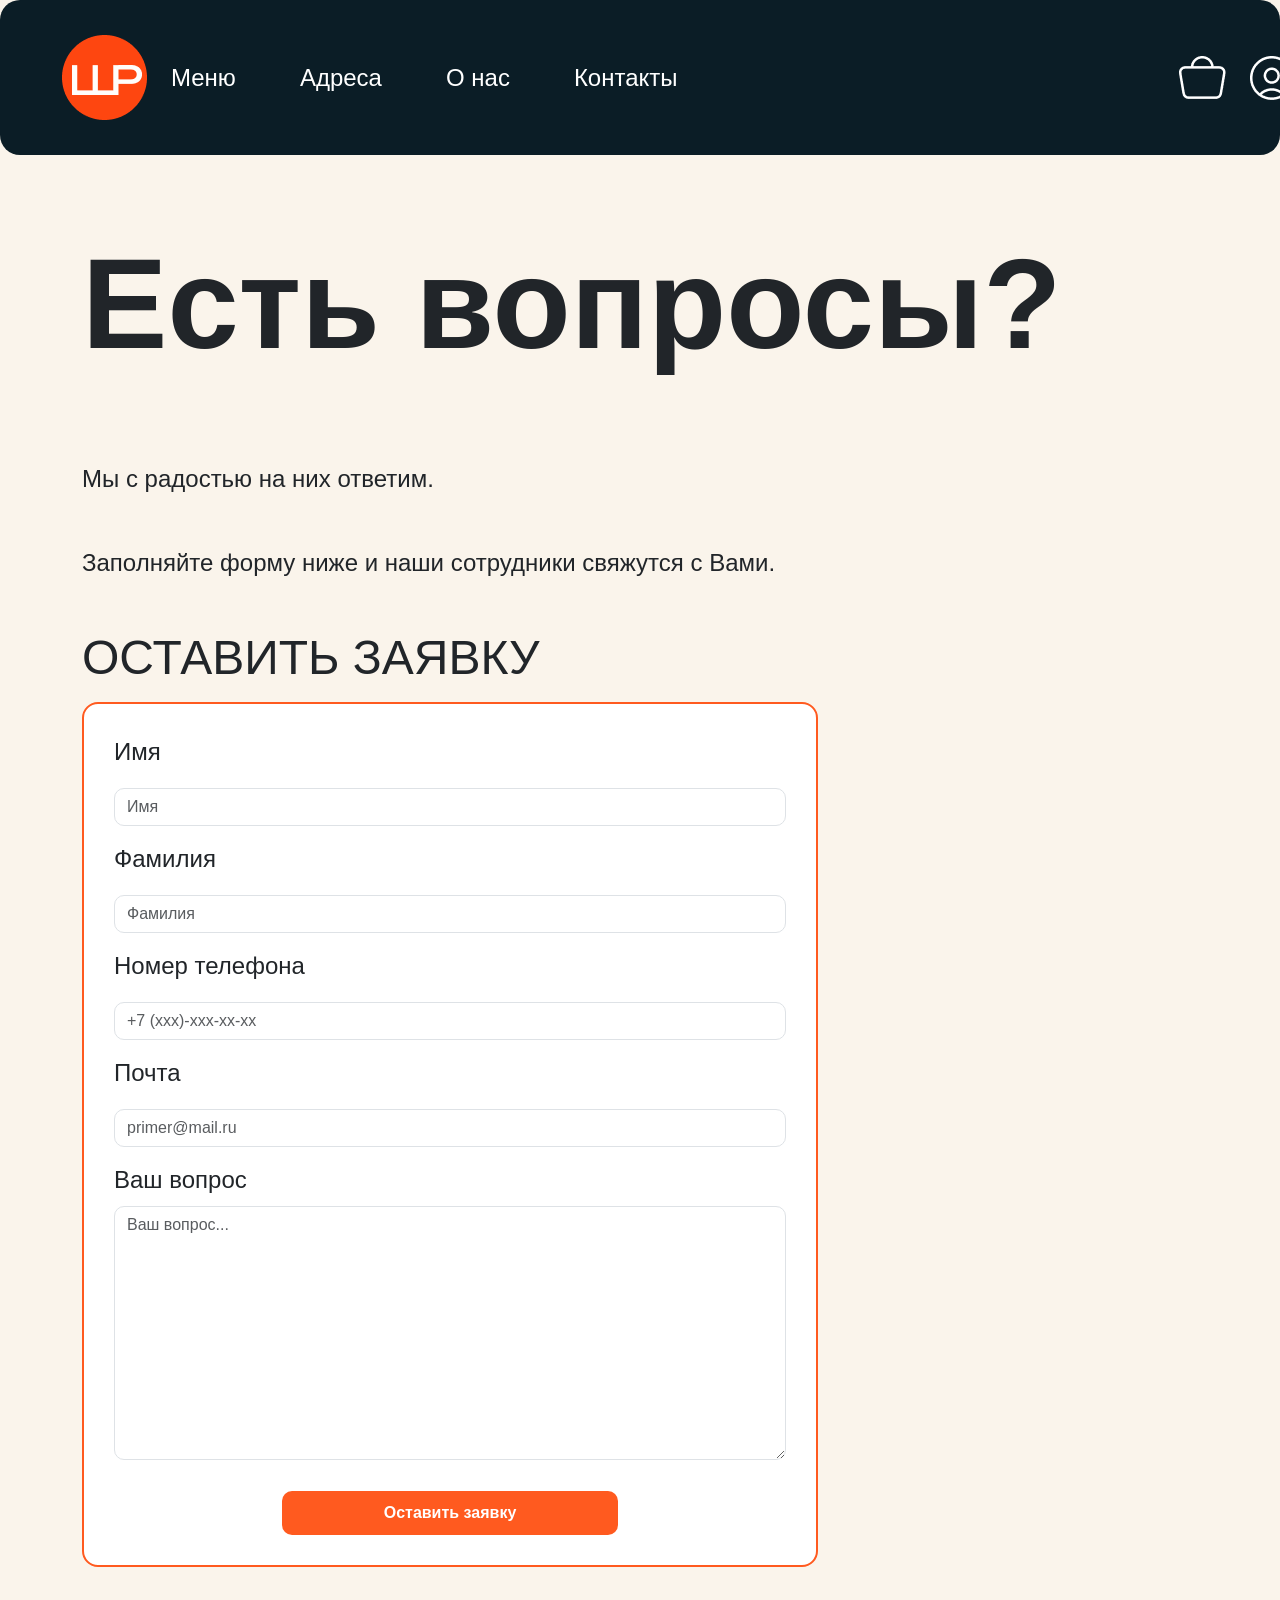
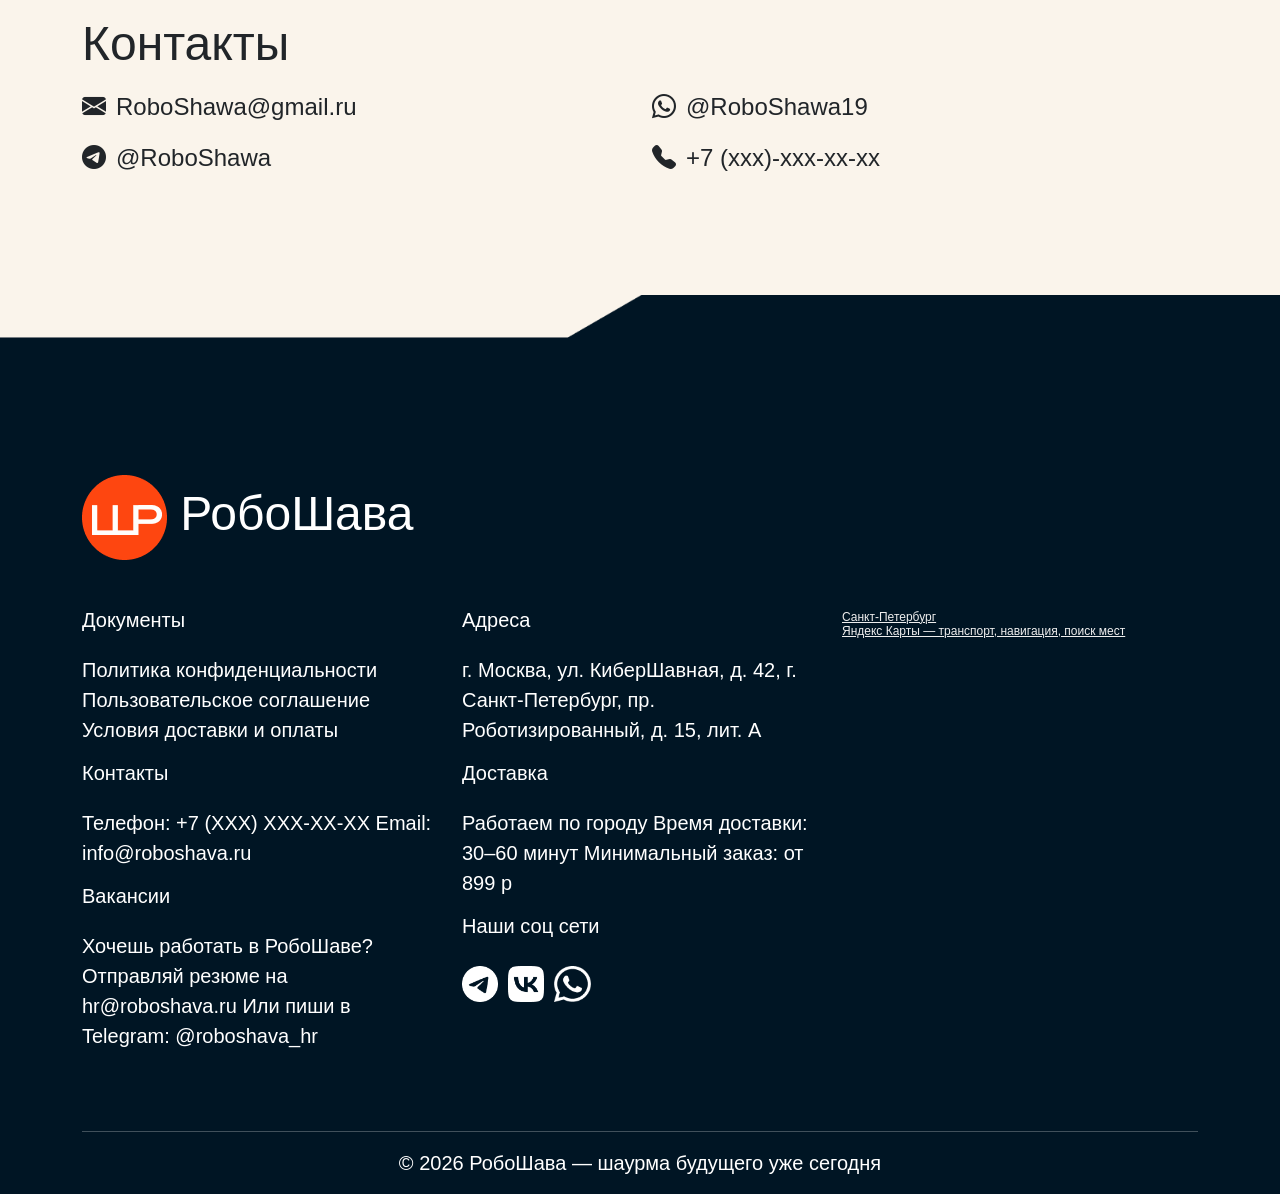
<file: index4.html>
<!doctype html>
<html lang="ru">
<head>
  <meta charset="utf-8">
  <meta name="viewport" content="width=device-width, initial-scale=1">
  <title>Bootstrap</title>
  <link rel="stylesheet" href="https://cdn.jsdelivr.net/npm/bootstrap-icons@1.11.3/font/bootstrap-icons.min.css">
  <link href="https://cdn.jsdelivr.net/npm/bootstrap@5.3.0/dist/css/bootstrap.min.css" rel="stylesheet">
  <script src="https://cdn.jsdelivr.net/npm/bootstrap@5.3.3/dist/js/bootstrap.bundle.min.js"></script>  <style>
    body {
      background-color: #FAF4EB;
      font-family: 'Bounded', Arial, sans-serif;
      font-size: 24px;
      
    }

    .navbar-custom {
      background: #0B1D26;
      border-radius: 20px;
      padding: 30px 50px;
    
      font-weight: 200;
      
    }
    .contblock{
        
        font-size: 20px;
        text-align: left;
        margin-bottom: 10px;
    }
    .contblock p{
        padding-top: 15px;
        font-weight: 200;

    }

    .navbar-custom a {
      color: #fff ;
    }

    h4{
        font-size: 48px;
    }
    @media (max-width:1200px) and (min-width: 822px){
      h1 {
      font-size: 80px;
      font-weight: 700;
      margin-bottom: 80px;}
    }
      @media (max-width:823px) and (min-width: 374px){
      h1 {
      font-size: 48px;
      font-weight: 700;
      margin-bottom: 80px;
    }}
      @media (max-width:1920px) and (min-width: 1201px){
      h1 {
      font-size: 128px;
      font-weight: 700;
      margin-bottom: 80px;
    }

    }
  
    .popup-container {
    display: none;
    position: fixed;
    z-index: 1000;

    left: 0;
    top: 0;

    width: 100%;
    height: 100%;

    background-color: rgba(0, 0, 0, 0.5);
}

.pop-content {
    background-color: white;

    width: 1200px;
    padding: 40px;

    border-radius: 10px;

    position: relative;

    margin: 5vh auto;

    text-align: left;
}
.pop-content div{
  margin: 40px 0;
}

.close-btn {
    position: absolute;

    right: 10px;
    top: 5px;

    border: none;
    background: none;

    font-size: 22px;
    cursor: pointer;
}
.starss{
  display: flex;
  flex-direction: row-reverse;
  justify-content: flex-end;
}
.starss input{
  display: none;
}
.starss label{
  cursor: pointer;
  height: 40px;
  width: 40px;
  background-image: url("data:image/svg+xml,%3Csvg xmlns='http://www.w3.org/2000/svg' viewBox='0 0 24 24' fill='none' stroke='black' stroke-width='2' stroke-linecap='round' stroke-linejoin='round'%3E%3Cpolygon points='12 2 15.09 8.26 22 9.27 17 14.14 18.18 21.02 12 17.77 5.82 21.02 7 14.14 2 9.27 8.91 8.26 12 2'%3E%3C/polygon%3E%3C/svg%3E");;
  background-repeat: no-repeat;
  background-size: contain;
  transition: transform 0.2s;
}

.starss label:hover ~ label {
  background-image: url("data:image/svg+xml,%3Csvg xmlns='http://www.w3.org/2000/svg' viewBox='0 0 24 24' fill='orange' stroke='orange' stroke-width='2' stroke-linecap='round' stroke-linejoin='round'%3E%3Cpolygon points='12 2 15.09 8.26 22 9.27 17 14.14 18.18 21.02 12 17.77 5.82 21.02 7 14.14 2 9.27 8.91 8.26 12 2'%3E%3C/polygon%3E%3C/svg%3E");
}

.rating label:active {
  transform: scale(0.9); 
}
input {
    width: 90%;

    padding: 10px;
    margin-top: 10px;

    border: 1px solid #ccc;
    border-radius: 5px;
}
.popinf{
  margin: 60px 0;
}
#comment{
  width: 666px;
  border-radius: 10px;
  height: 200px;
}
.navbar-toggler {
  border-color: rgba(255,255,255,.5);
}

.navbar-toggler-icon {
  filter: invert(1);
}
@media (max-width: 992px) {
  .navbar-expand-custom .navbar-collapse {
    display: none !important;
  }

  .navbar-expand-custom .navbar-collapse.show {
    display: block !important;
  }

  .navbar-expand-custom .navbar-toggler {
    display: block;
  }
}

@media (min-width: 993px) {
  .navbar-expand-custom .navbar-toggler {
    display: none;
  }

  .navbar-expand-custom .navbar-collapse {
    display: flex !important;
  }
}

    
    .form-wrapper {
      background: #fff;
      border: 2px solid #FF5A1F;
      border-radius: 16px;
      padding: 30px;
    }

    .form-control {
      border-radius: 10px;
      margin-bottom: 15px;
    }

    .btn-main {
      background: #FF5A1F;
      border: none;
      color: white;
      font-weight: 700;
      border-radius: 10px;
      padding: 10px 20px;
    }
    .contblock4{

        display: flex;
        flex-direction: row;
        width: 40px;
        gap: 10px;
    }
    .contblock4 img{
        max-width: 56px;
        max-height: 56px;
        object-fit: cover;
        padding-top: 20px;

    }

  

    
    .contact-item {
      display: flex;
      align-items: center;
      gap: 10px;
      margin-bottom: 15px;
    }

    .circle {
      width: 30px;
      height: 30px;
      background: #D9D9D9;
      border-radius: 50%;
    }

    
    .footer {
      background-image: url(img/footer.png) ;
      background-size: cover;
     
      height: auto;
      color: #fff;
      padding-top:20vh ;
      margin-top: 80px;
      font-size: 20px;
      font-weight: 200;
    }

    

    .map {
      background: #ccc;
      height: 150px;
      border-radius: 12px;
    }
    @font-face {
        font-family: 'Bounded';
        src: url('\fonts\Bounded\Bounded-Regular.otf') format('otf');
        font-weight: 400;
        font-style: normal;
        font-display: swap;
    }
    @font-face {
        font-family: 'Bounded';
        src: url('\fonts\Bounded\Bounded-Light.otf') format('otf');
        font-weight: 200;
        font-style: light;
        font-display: swap;
    }
    .navbar-brand{
        font-size: 48px;
        font-weight: 400;
        
    }
    .cust{
        width: 1000px;
    }
  .navbur{
    color: white;
  }


  </style>
</head>

<body>
  <nav class="navbar navbar-expand-lg navbar-custom navbur">
    <div class="container-fluid">

        <a class="navbar-brand" href="index5.html">
            <img src="img/ICONS/3.png" alt="">
        </a>

        <button class="navbar-toggler" type="button"
                data-bs-toggle="collapse"
                data-bs-target="#navbarMenu">
            <span class="navbar-toggler-icon"></span>
        </button>

        <div class="collapse navbar-collapse" id="navbarMenu">

            <div class="navbar-nav mx-auto gap-lg-5 cust">
                <a class="nav-link" href="index8.html">Меню</a>
                <a class="nav-link" href="index2.html">Адреса</a>
                <a class="nav-link" href="index4.html">О нас</a>
                <a class="nav-link" href="index.html">Контакты</a>
            </div>

            <div class="d-flex align-items-center">
                <img class="px-3" src="img/ICONS/1.png" alt="">
                <img class="px-2" src="img/ICONS/2.png" alt="">
            </div>

        </div>

    </div>
</nav>



<div class=" custom container py-4">



 
  <div class="mt-5 mb-5" >
    <h1>Есть вопросы?</h1>
    <p class="mb-5">Мы с радостью на них ответим.</p>
    <p>Заполняйте форму ниже и наши сотрудники свяжутся с Вами.</p>
  </div>

 
    <div class="row mt-5 mb-5">
    
    <h4 class="mb-3">ОСТАВИТЬ ЗАЯВКУ</h4>
    <div class="col-12 col-md-12 col-lg-8 ">
      <div class="form-wrapper">
        
        <label class="form-label">Имя</label>
        <input type="text" class="form-control" name="Имя" placeholder="Имя">
        <label class="form-label">Фамилия</label>
        <input type="text" class="form-control" name="Фамилия" placeholder="Фамилия">
        <label class="form-label">Номер телефона</label>
        <input type="text" class="form-control" name="Номер телефона" placeholder="+7 (xxx)-xxx-xx-xx">
        <label class="form-label">Почта</label>
        <input type="email" class="form-control" name="Почта" placeholder="primer@mail.ru">
        <label class="form-label">Ваш вопрос</label>
        <textarea class="form-control" rows="10" name="Ваш вопрос" placeholder="Ваш вопрос..."></textarea>
        <div class="text-center">
            <button class=" btn btn-main w-50 mt-3 ">Оставить заявку</button>
        </div>
      </div>
    </div>
    </div>

    
    <div class="col-12  mt-5 ">
      <h4 class="mb-3">Контакты</h4>

      <div class="row">
        <div class="col-lg-6 col-md-12 col-12">
          <div class="contact-item">
            <i class="bi bi-envelope-fill"></i>
            <span>RoboShawa@gmail.ru</span>
          </div>
          <div class="contact-item">
            <i class="bi bi-telegram"></i>
            <span>@RoboShawa</span>
          </div>
        </div>

        <div class="col-lg-6 col-md-12 col-12">
          <div class="contact-item">
            <i class="bi bi-whatsapp"></i>
            <span>@RoboShawa19</span>
          </div>
          <div class="contact-item">
            <i class="bi bi-telephone-fill"></i>
            <span>+7 (xxx)-xxx-xx-xx</span>
          </div>
        </div>
      </div>

    </div>

 
  

</div>


<footer class="footer">
  <div class="container">
    <div class="row">

      <div class="col-lg-12 mb-5">
        <a class="navbar-brand " href="#">
            <img class="d-inline-block align-text-center" src="img/ICONS/3.png" alt="" >
             РобоШава
        </a>
        
      </div>

      <div class="col-lg-4">
        <div class="contblock">
            <h5> Документы</h5>
                <p>
                    Политика конфиденциальности
                    Пользовательское соглашение
                    Условия доставки и оплаты
                </p>
        </div>
        <div class="contblock">
            <h5> Контакты</h5>
                <p>
                    Телефон: +7 (XXX) XXX-XX-XX
                    Email: info@roboshava.ru
                </p>
        </div> 
        <div class="contblock">
            <h5> Вакансии</h5>
                <p>
                    <span>Хочешь работать в РобоШаве?</span>
                    <span> Отправляй резюме на hr@roboshava.ru</span>
                    Или пиши в Telegram: @roboshava_hr
                </p>
        </div>
    
    </div>
     



      <div class="col-lg-4">
            <div class="contblock">
                <h5> Адреса</h5>
                    <p>
                        г. Москва, ул. КиберШавная, д. 42, 
                        г. Санкт-Петербург, пр. Роботизированный, д. 15, лит. А
                    </p>
               </div>
                <div class="contblock">
                    <h5> Доставка</h5>
                    <p>
                        Работаем по городу 
                        Время доставки: 30–60 минут
                        Минимальный заказ: от 899 р
                    
                    </p>
                </div>
                <div class="contblock">
                    <h5>Наши соц сети</h5>
                        <div class="contblock4">
                            <img src="img/ICONS/4.png" alt="">
                            <img src="img/ICONS/5.png" alt="">
                            <img src="img/ICONS/6.png" alt="">

                        </div>
               
                </div>
      </div>
    
     
        <div class="col-lg-4" style="position:relative;overflow:hidden;">
            <a href="https://yandex.ru/maps/2/saint-petersburg/?utm_medium=mapframe&utm_source=maps" style="color:#eee;font-size:12px;position:absolute;top:0px;">Санкт‑Петербург</a>
            <a href="https://yandex.ru/maps/2/saint-petersburg/search/bootstrap%20%D0%BA%D0%B0%D0%BA%20%D0%B7%D0%B0%D0%B4%D0%B0%D1%82%D1%8C%20gap%20%D0%B2%20%D1%84%D0%BB%D0%B5%D0%BA%D1%81%20%D0%BA%D0%BE%D0%BD%D1%82%D0%B5%D0%B9%D0%BD%D0%B5%D1%80%D0%B5/?ll=30.314997%2C59.938784&sll=30.314997%2C59.937374&source=serp_navig&utm_medium=mapframe&utm_source=maps&z=9" style="color:#eee;font-size:12px;position:absolute;top:14px;">Яндекс Карты — транспорт, навигация, поиск мест</a>
            <iframe src="https://yandex.ru/map-widget/v1/?ll=30.314997%2C59.938784&mode=search&sll=30.314997%2C59.937374&source=serp_navig&text=bootstrap%20%D0%BA%D0%B0%D0%BA%20%D0%B7%D0%B0%D0%B4%D0%B0%D1%82%D1%8C%20gap%20%D0%B2%20%D1%84%D0%BB%D0%B5%D0%BA%D1%81%20%D0%BA%D0%BE%D0%BD%D1%82%D0%B5%D0%B9%D0%BD%D0%B5%D1%80%D0%B5&z=9" width="560" height="400" frameborder="1" allowfullscreen="true" style="position:relative;"></iframe>
        </div>
        
        <div class=" col-lg-12 text-center pt-5">
            <hr>
            <p class="ZNAK">© 2026 РобоШава — шаурма будущего уже сегодня</p>
        </div>

    </div>
  </div>

</footer>
  <div class="popup-container" id="pop">
        <div class="pop-content">
            <h2>ОЦЕНИТЕ НАШУ РАБОТУ</h2>
            <button class="close-btn">x</button>
            <div class="popinf">
              <div>
                  <h3> Оцените качество работы сайта</h3>
                  <div class="starss">
                    <input type="radio" id="star5" value="5"><label for="star5"></label>
                    <input type="radio" id="star5" value="4"><label for="star4"></label>
                    <input type="radio" id="star5" value="3"><label for="star3"></label>
                    <input type="radio" id="star5" value="2"><label for="star2"></label>
                    <input type="radio" id="star5" value="1"><label for="star1"></label>



                  </div>
              </div>
              <div>
                  <h3> Нашли свой вкус шавермы?</h3>
                  <button class="btn btn-main  mt-3">Да</button>
                  <button class="btn btn-main  mt-3">Нет</button>

              </div>
            <div>
                <h3> Ваш комментарий</h3>
                <textarea  id="comment" placeholder="Введите ваш комментарий"></textarea>
            </div>

            </div>
            <button class="btn btn-main w-50 mt-3"> ОСТАВИТЬ ОЦЕНКУ</button>
        </div>
  </div>
<script src="script7.js"></script>

</body>
</html>
</file>
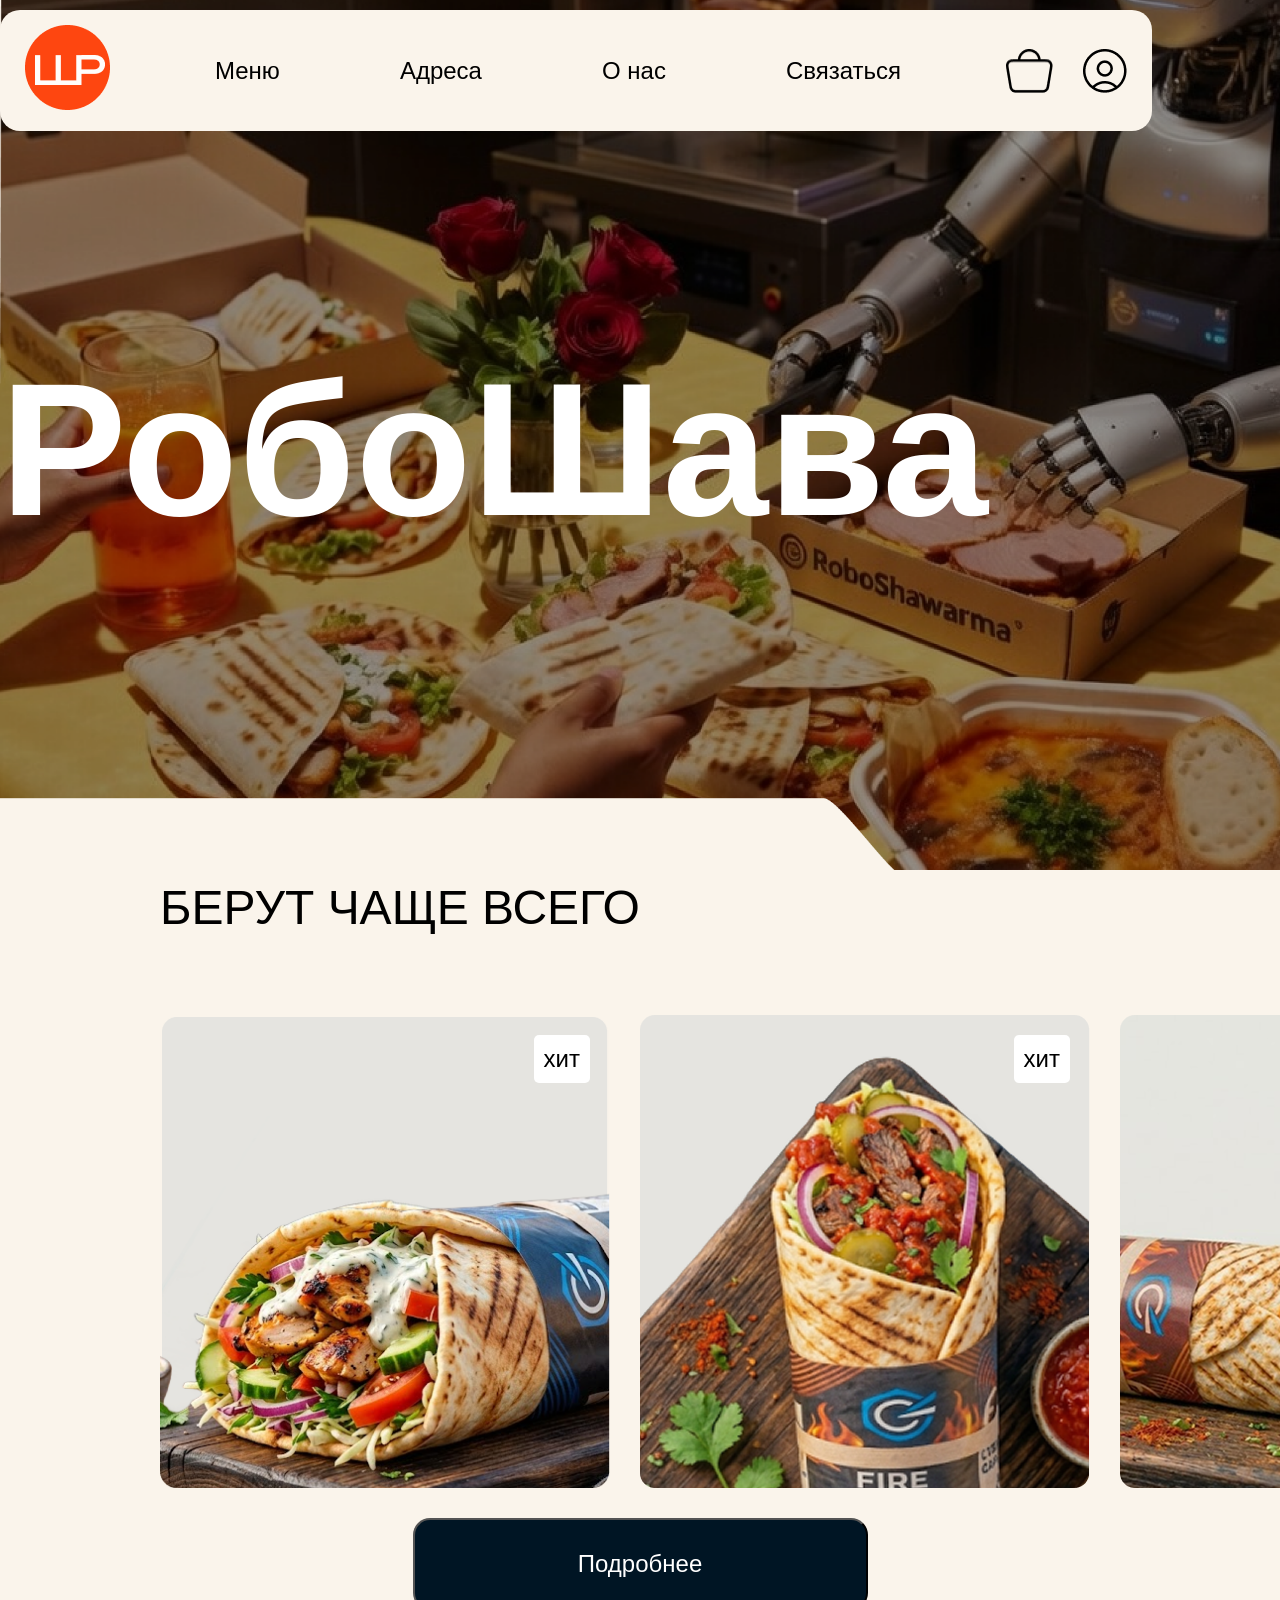
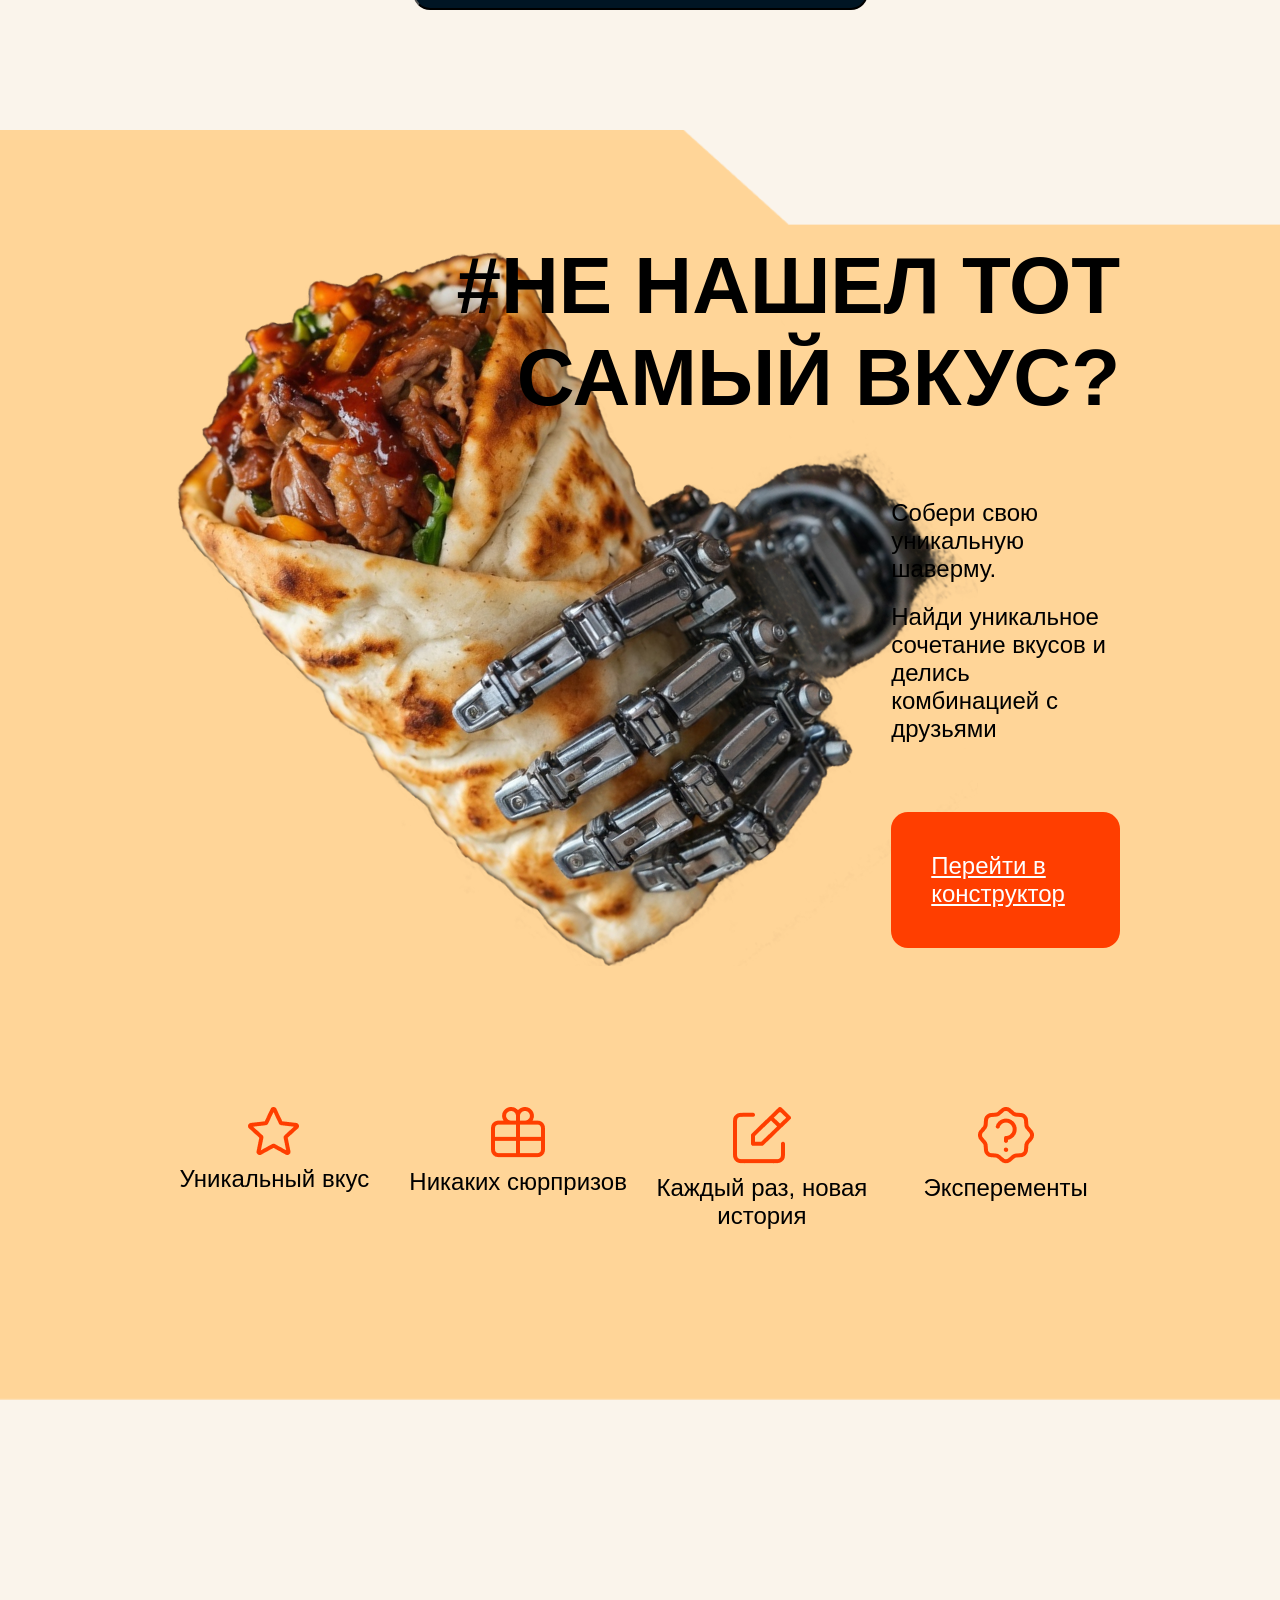
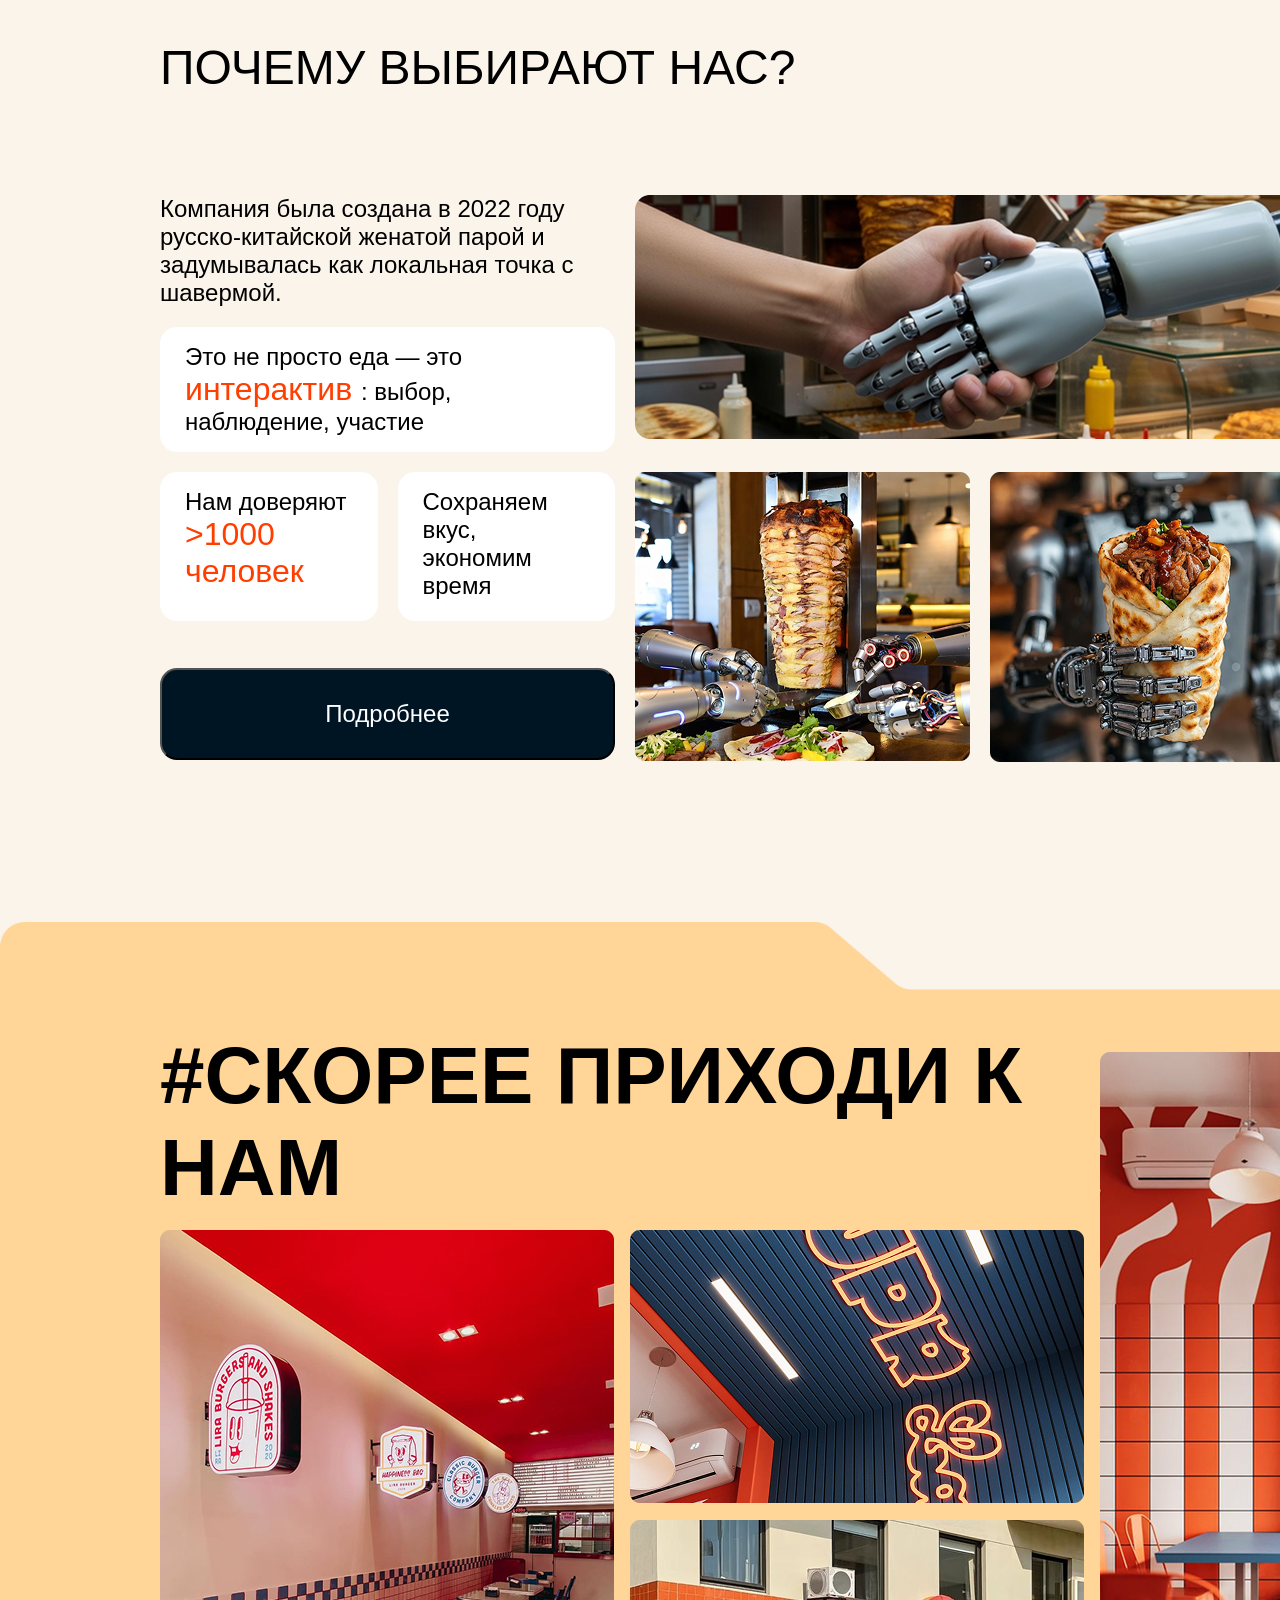
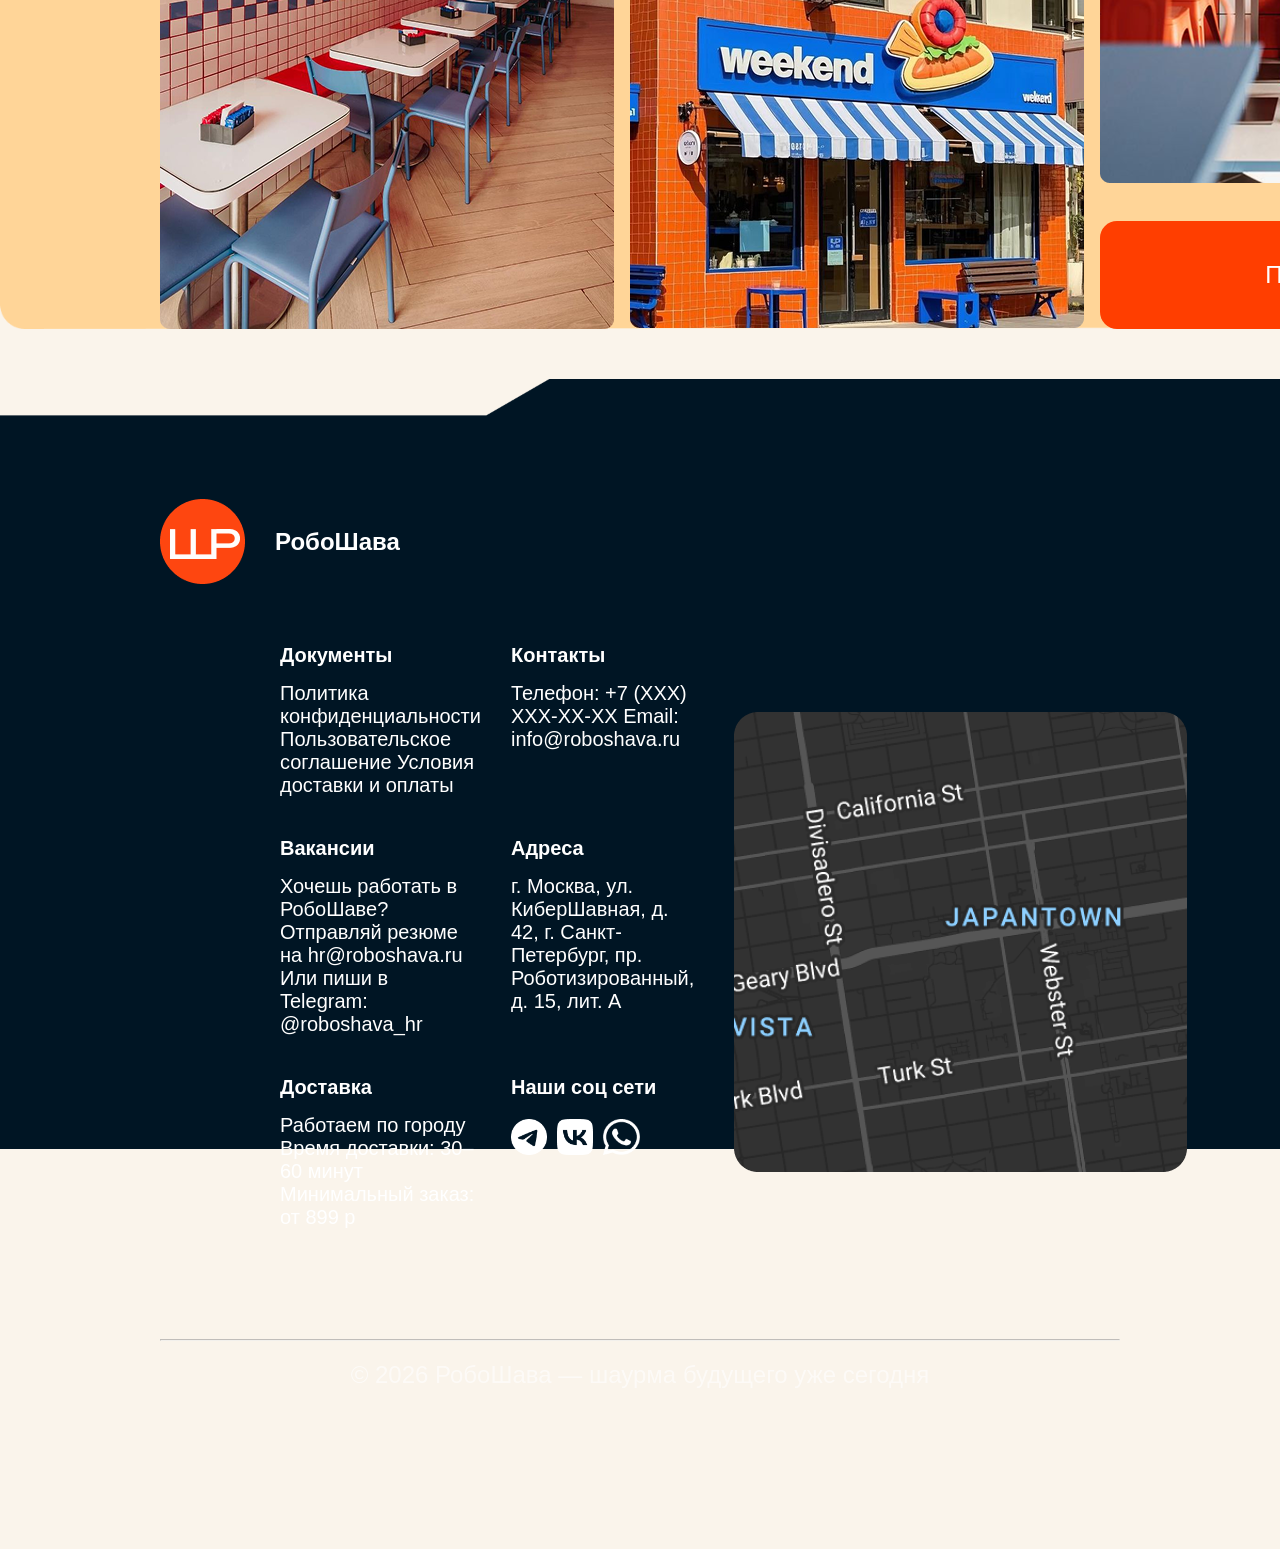
<file: index5.html>
<!DOCTYPE html>
<html lang="en">
<head>
    <meta charset="UTF-8">
    <meta name="viewport" content="width=device-width, initial-scale=1.0">
    <title>Document</title>
    
    <link rel="stylesheet" href="style.css">
</head>
<body>
    
    <script src="script2.js"></script>
    <div class="main2">
        <h1 >РобоШава</h1>
        
        
    </div>

    <section class="container2">
        <h2 class="zagolovok"> Берут чаще всего</h2>
        <div class="bery">
            <div class="cartochka">
                <p class="hot2"> хит</p>
                <img class="imgshaw" src="img/1стр/1.png" alt="">
            </div>
            <div class="cartochka">
                <p class="hot2"> хит</p>
                <img src="img/1стр/2.png" alt="">
            </div>
            <div class="cartochka cartocka-hide">
                <p class="hot2"> хит</p>
                <img src="img/1стр/3.png" alt="">
            </div>
        </div>
        <div class="knopka">
            <button  class="button pod"> Подробнее</button>
        </div>
    </section>

    <section class="nenashel3">
        <div class="container2 nenashel4 nenashel2">
            <img class="item1" src="img/1стр/shav.png" alt="">
            <h1>#НЕ НАШЕЛ ТОТ САМЫЙ ВКУС?</h1>
            <div class="item2">
                <p  class="item24 light">Собери свою уникальную шаверму.</p>
                <p class="item25 light">Найди уникальное сочетание вкусов и делись комбинацией с друзьями</p>
            </div>
            <a href="index9.html" class="button item3 btn2">
                Перейти в конструктор
            </a>
            <div class="item4 crd">
                <img src="img/1стр/icon1.png" alt="">
                <p>Уникальный вкус</p>
            </div>
            <div class="item5 crd">
                <img src="img/1стр/icon2.png" alt="">
                <p>Никаких сюрпризов</p>
            </div>
            <div class="item6 crd">
                <img src="img/1стр/icon3.png" alt="">
                <p>Каждый раз, 
                новая история</p>
            </div>
            <div class="item7 crd">
                <img src="img/1стр/icon4.png" alt="">
                <p>Эксперементы</p>
            </div>
        </div>
    </section>



    <section class="container2">
        <h2 class="zagolovok">Почему выбирают нас?</h2>
        <div class="grid-2"> 

            <p class="item8 light">Компания была создана в 2022 году русско-китайской женатой парой и задумывалась как локальная точка с шавермой.</p>
            <p class=" item9 blk light">Это не просто еда — это  <span class="orng">интерактив </span>: выбор, наблюдение, участие</p>
            <p class="item10 blk light">Нам доверяют <span class="orng"> >1000 человек</span> </p>
            <p class="item14 blk light">Сохраняем вкус, экономим время</p>
            <img class="item11" src="img/1стр/4.png" alt="">
            <img class="item12" src="img/1стр/5.png" alt="">
            <img class="item13" src="img/1стр/6.png" alt="">
            <button class="button pod item15">Подробнее</button>
        </div>
        
    </section>


    <section class="fon5">
        <div class="container2 grid-3">
            <h1 class="item16">#СКОРЕЕ ПРИХОДИ К НАМ</h1>
            <img class="item17" src="img/1стр/7.png" alt="">
            <img class="item18" src="img/1стр/8.png" alt="">
            <img class="item19" src="img/1стр/9.png" alt="">
            <img class="item20" src="img/1стр/10.png" alt="">
            <button class="button item21 btn2">Подробнее</button>
        </div>

    </section>


     <footer class="footer2">
        <img src="img/footer.png" class="fottbg">

        <div class="fotcon container2">
            <div class="logofut">
                <img src="img/ICONS/3.png" alt="">
                <h3>РобоШава</h3>
            </div>

            <section class="foottop container2">
                <div class="contgrid">
                    <div class="contblock2">
                        <h4> Документы</h4>
                        <p>
                            Политика конфиденциальности
                            Пользовательское соглашение
                            Условия доставки и оплаты
                        </p>
                    </div>
                    <div class="contblock2">
                        <h4> Контакты</h4>
                        <p>
                            Телефон: +7 (XXX) XXX-XX-XX
                            Email: info@roboshava.ru
                        </p>
                    </div>
                    <div class="contblock2">
                        <h4> Вакансии</h4>
                        <p>
                            <span>Хочешь работать в РобоШаве?</span>
                            <span> Отправляй резюме на hr@roboshava.ru</span>
                            
                            Или пиши в Telegram: @roboshava_hr
                        </p>
                    </div>
                    <div class="contblock2">
                        <h4> Адреса</h4>
                        <p>
                            г. Москва, ул. КиберШавная, д. 42, 
                            г. Санкт-Петербург, пр. Роботизированный, д. 15, лит. А
                        </p>
                    </div>
                    <div class="contblock2">
                        <h4> Доставка</h4>
                        <p>
                            Работаем по городу 
                            Время доставки: 30–60 минут
                            Минимальный заказ: от 899 р
                        
                        </p>
                    </div>
                    <div class="contblock2">
                        <h4>Наши соц сети</h4>
                            <div class="contblock4">
                                <img src="img/ICONS/4.png" alt="">
                                <img src="img/ICONS/5.png" alt="">
                                <img src="img/ICONS/6.png" alt="">

                            </div>
                        
                        
                        
                    </div>
                </div>
                <img class="mapgrid" src="img/Group 137.png" alt="">

            </section>

            <div class="footniz">
                <hr>
                <p class="ZNAK">© 2026 РобоШава — шаурма будущего уже сегодня</p>
            </div>
        </div>
        
     </footer>
</body>
</html>
</file>
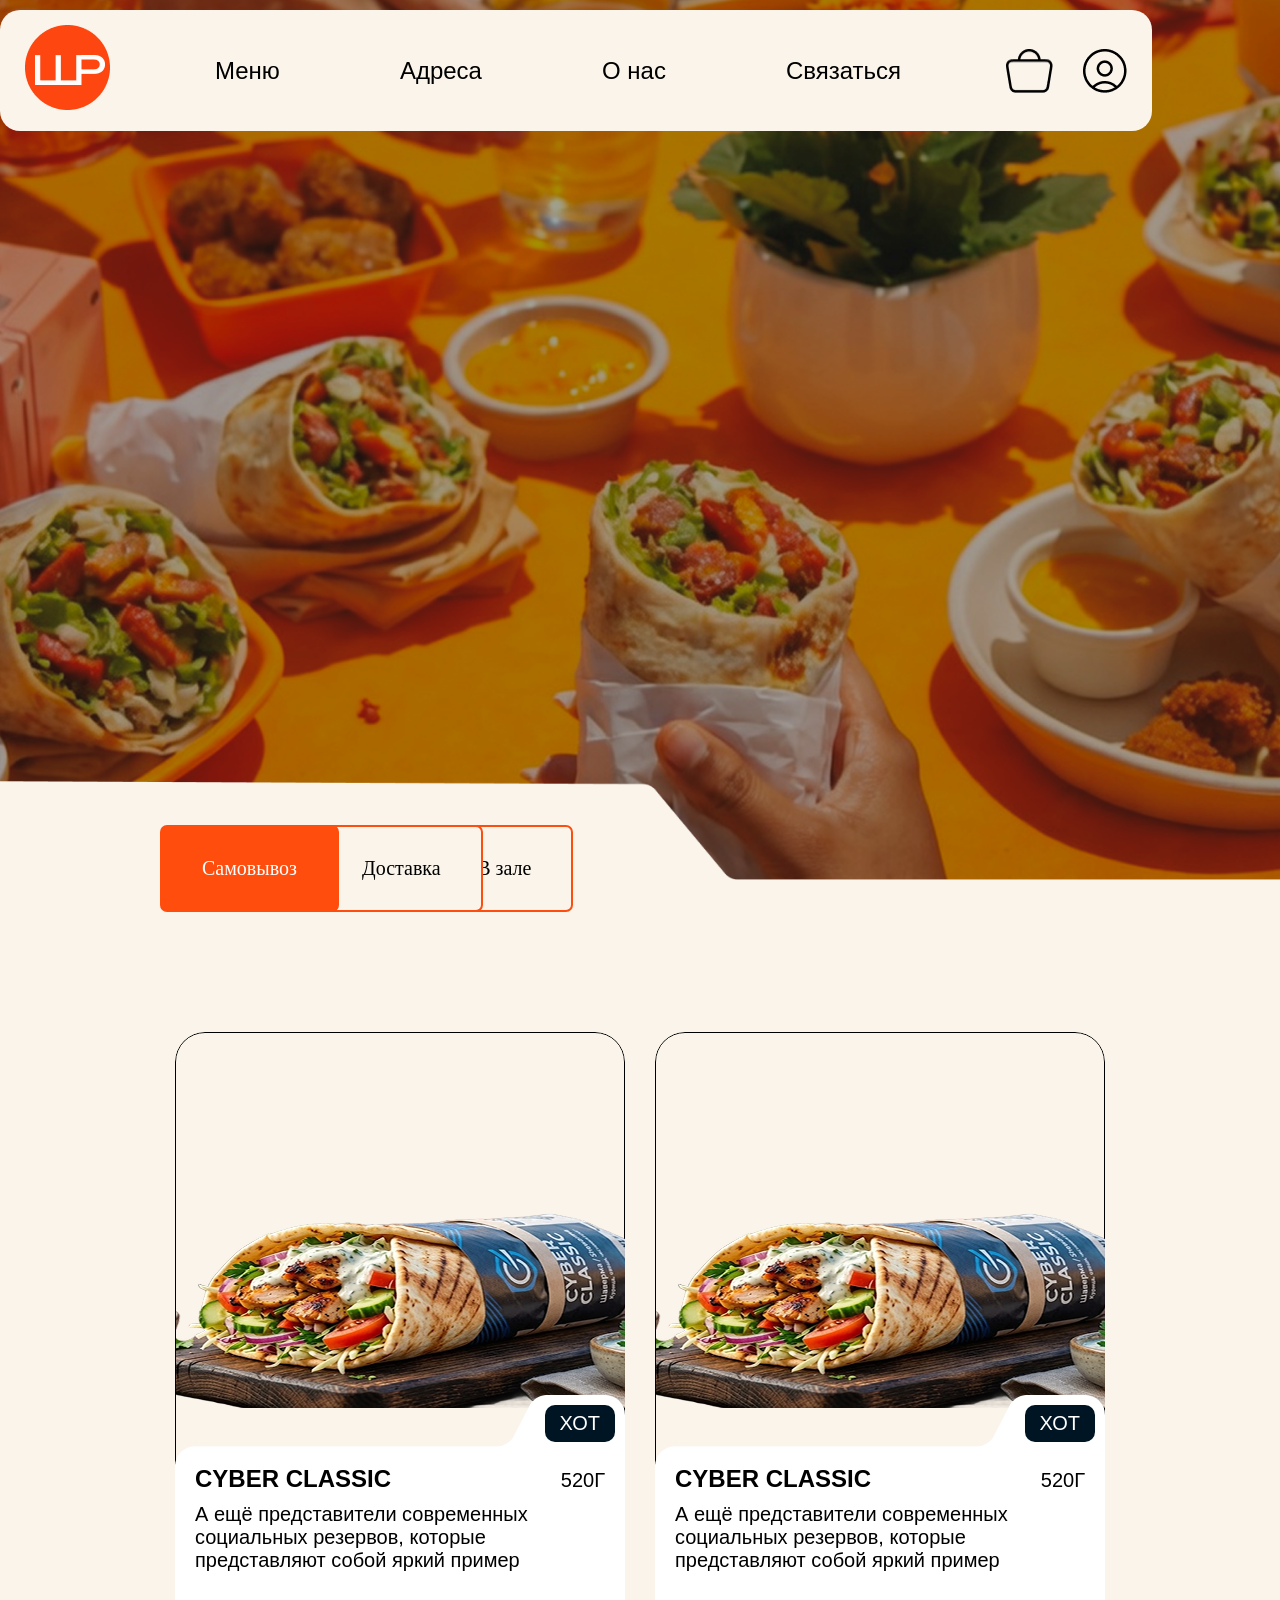
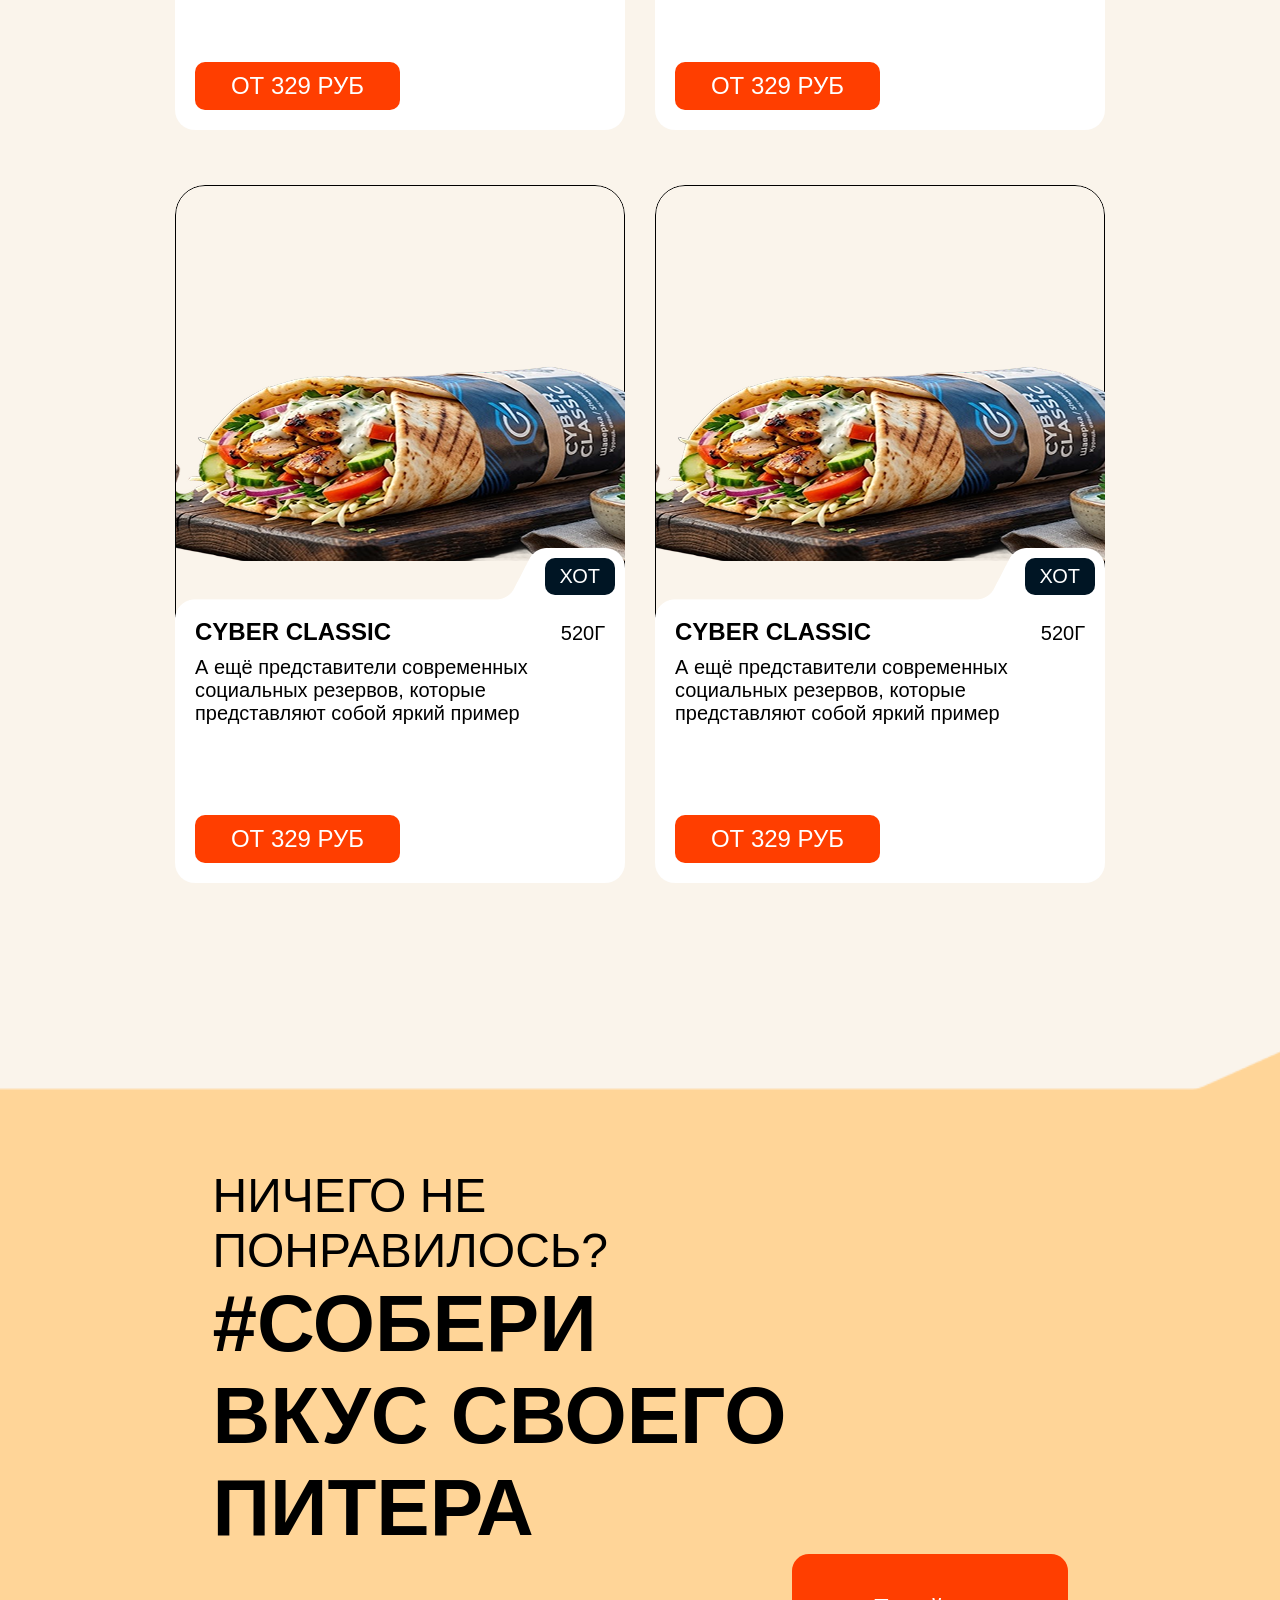
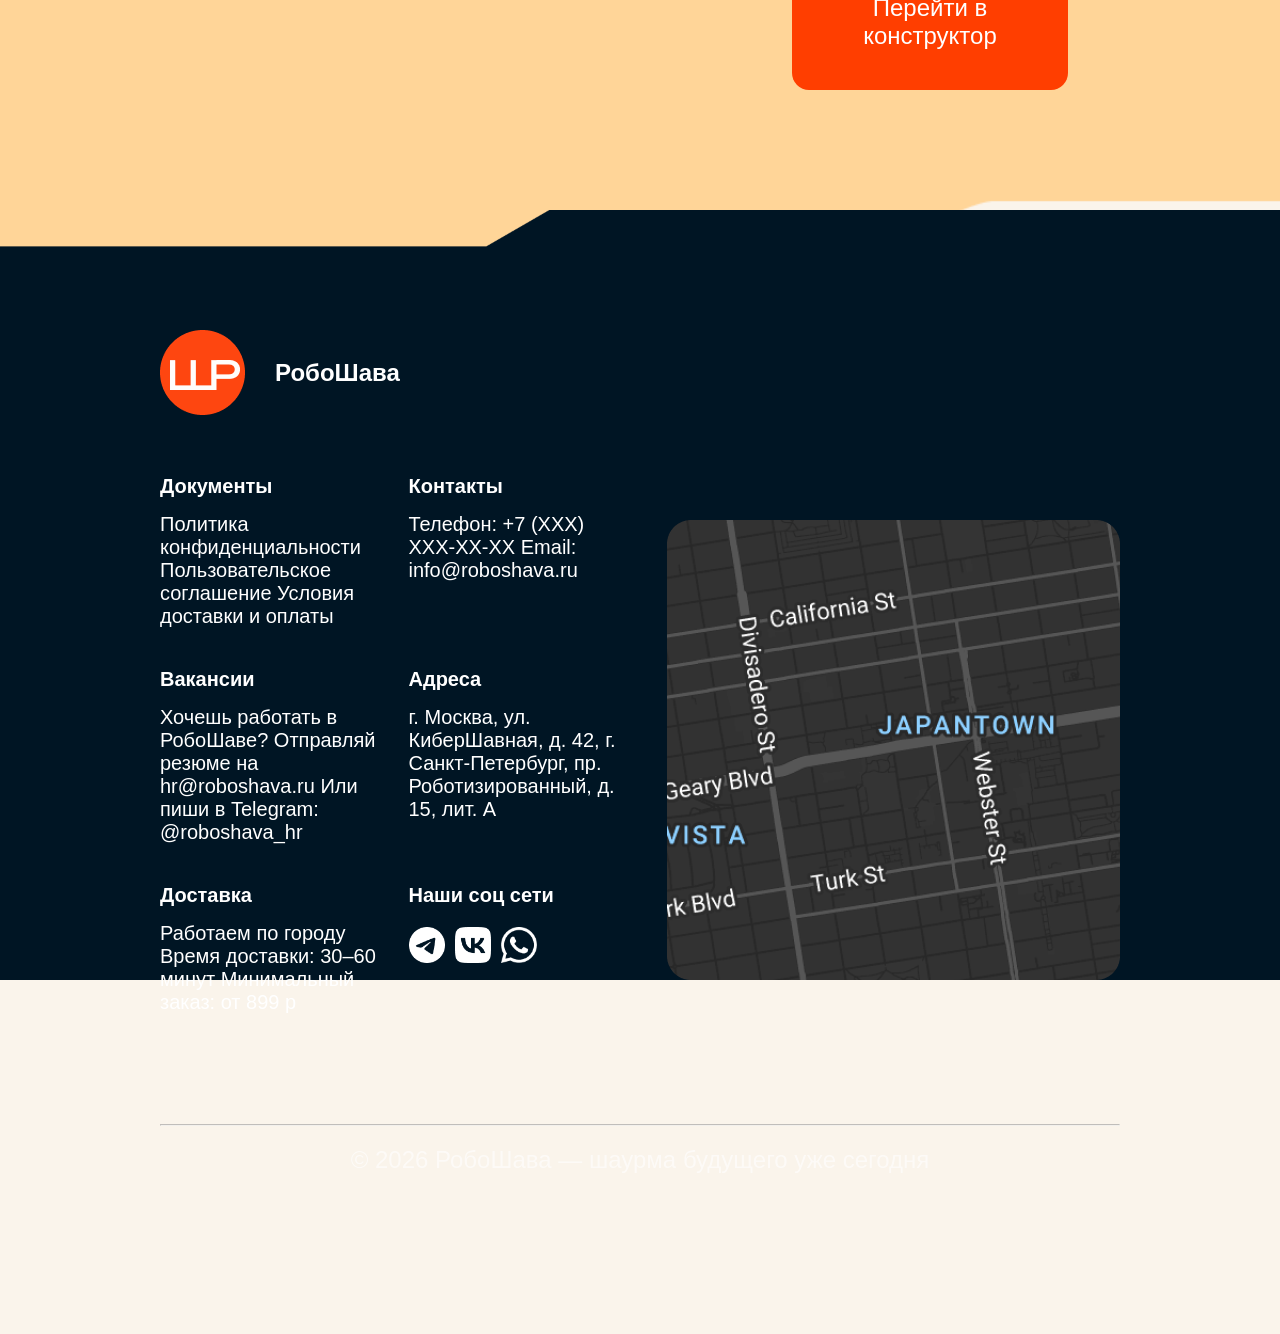
<file: index8.html>
<!DOCTYPE html>
<html lang="en">
<head>
    <meta charset="UTF-8">
    <meta name="viewport" content="width=device-width, initial-scale=1.0">
    <title>Document</title>
    <link rel="stylesheet" href="style.css">
</head>
<body>
    <script src="script2.js"></script>
        <div class="main">
        
    </div>
    <section class="container2"> 
        <div class="tabs ">
            <button class="tab  tab2 active">Самовывоз</button>
            <button class="tab tab1">Доставка</button>

            <button class="tab tab3">В зале</button>
        </div>
    </section>

    <section class="container2">
        <div class="bery2">
            <div class="card">
                <div class="card-image">
                     <img src="img/2СТР/1.png"  >
                </div>

                <div class="card-content">
                    <div class="hot light">ХОТ</div>
                    <div class="cc">
                        <h3>CYBER CLASSIC</h3>
                        <span class="light2">520Г</span>
                    </div>
                    <p class="light2">
                        А ещё представители современных социальных резервов,
                        которые представляют собой яркий пример
                    </p>
                    <button class="button btn3">
                        ОТ 329 РУБ
                    </button>
                </div>
            </div>

            <div class="card">
                <div class="card-image">
                     <img src="img/2СТР/1.png"  >
                </div>

                <div class="card-content">
                    <div class="hot light">ХОТ</div>
                    <div class="cc">
                        <h3>CYBER CLASSIC</h3>
                        <span class="light2">520Г</span>
                    </div>
                    <p class="light2">
                        А ещё представители современных социальных резервов,
                        которые представляют собой яркий пример
                    </p>
                    <button class="button btn3">
                        ОТ 329 РУБ
                    </button>
                </div>
            </div>

            <div class="card">
                <div class="card-image">
                     <img src="img/2СТР/1.png"  >
                </div>

                <div class="card-content">
                    <div class="hot light">ХОТ</div>
                    <div class="cc">
                        <h3>CYBER CLASSIC</h3>
                        <span class="light2">520Г</span>
                    </div>
                    <p class="light2">
                        А ещё представители современных социальных резервов,
                        которые представляют собой яркий пример
                    </p>
                    <button class="button btn3">
                        ОТ 329 РУБ
                    </button>
                </div>
            </div>

            <div class="card">
                <div class="card-image">
                     <img src="img/2СТР/1.png"  >
                </div>

                <div class="card-content">
                    <div class="hot light">ХОТ</div>
                    <div class="cc">
                        <h3>CYBER CLASSIC</h3>
                        <span class="light2">520Г</span>
                    </div>
                    <p class="light2">
                        А ещё представители современных социальных резервов,
                        которые представляют собой яркий пример
                    </p>
                    <button class="button btn3">
                        ОТ 329 РУБ
                    </button>
                </div>
            </div>
    </section>      

        </div>
        <section class="fon">
            <div class="container2 grid-4">
                <h3 class="itm1 zagolovok3">ничего не понравилось?</h3>
                <h1 class="itm2 zagolovok2">#СОБЕРИ ВКУС СВОЕГО ПИТЕРА</h1>
                <button class="button item3 btn2" onclick="window.location.href='index9.html'">
                Перейти в конструктор
                </button>
            </div>


        </section>
    <footer class="footer2 ">
        <img src="img/footer.png" class="fottbg">

        <div class="fotcon container2">
            <div class="logofut">
                <img src="img/ICONS/3.png" alt="">
                <h3>РобоШава</h3>
            </div>

            <section class="foottop">
                <div class="contgrid">
                    <div class="contblock2">
                        <h4> Документы</h4>
                        <p>
                            Политика конфиденциальности
                            Пользовательское соглашение
                            Условия доставки и оплаты
                        </p>
                    </div>
                    <div class="contblock2">
                        <h4> Контакты</h4>
                        <p>
                            Телефон: +7 (XXX) XXX-XX-XX
                            Email: info@roboshava.ru
                        </p>
                    </div>
                    <div class="contblock2">
                        <h4> Вакансии</h4>
                        <p>
                            <span>Хочешь работать в РобоШаве?</span>
                            <span> Отправляй резюме на hr@roboshava.ru</span>
                            
                            Или пиши в Telegram: @roboshava_hr
                        </p>
                    </div>
                    <div class="contblock2">
                        <h4> Адреса</h4>
                        <p>
                            г. Москва, ул. КиберШавная, д. 42, 
                            г. Санкт-Петербург, пр. Роботизированный, д. 15, лит. А
                        </p>
                    </div>
                    <div class="contblock2">
                        <h4> Доставка</h4>
                        <p>
                            Работаем по городу 
                            Время доставки: 30–60 минут
                            Минимальный заказ: от 899 р
                        
                        </p>
                    </div>
                    <div class="contblock2">
                        <h4>Наши соц сети</h4>
                            <div class="contblock4">
                                <img src="img/ICONS/4.png" alt="">
                                <img src="img/ICONS/5.png" alt="">
                                <img src="img/ICONS/6.png" alt="">

                            </div>
                        
                        
                        
                    </div>
                </div>
                <img class="mapgrid" src="img/Group 137.png" alt="">

            </section>

            <div class="footniz">
                <hr>
                <p class="ZNAK">© 2026 РобоШава — шаурма будущего уже сегодня</p>
            </div>
        </div>
        
     </footer>


            
    
</body>
</html>
</file>
<file: style.css>
@font-face {
  font-family: 'Bounded';
  src: url('\fonts\Bounded\Bounded-Regular.otf') format('otf');
  font-weight: 400;
  font-style: normal;
  font-display: swap;
}
@font-face {
  font-family: 'Bounded';
  src: url('\fonts\Bounded\Bounded-Light.otf') format('otf');
  font-weight: 200;
  font-style: light;
  font-display: swap;
}

.preim{
    margin-top: 40px;
    display: flex;
    justify-content: space-between;
    text-align: center;
    margin-bottom: 80px;
}

.test2{
    padding-bottom: 10vh;
}
.pozic-content{
    background-color: white;
    width: 455px;
    padding: 20px;
    border-radius: 15px;
    bottom: 0;
    margin-top: auto;
    position: absolute

}

.pozic-content2{
    background-color: white;
    width: 338px;
    padding: 15px;
    border-radius: 15px;
    bottom: 0;
    margin-top: auto;
    position: absolute

}
.pozic{
    background-repeat: no-repeat;
    width: 455px;
    height: 550px;
    position: relative;
}
.pozic-content h2{
    font-weight: 400;

}
.pozic-content2 h2{
    font-weight: 400;

}

.pozic2{
    background-image: url(img/ind9/11.png);
    background-repeat: no-repeat;
    width: 335px;
    height: auto;
    position: relative;
}
.fon1{
    background-image: url(img/fon/fon1/1.png);
    background-repeat: no-repeat;
    background-size: cover;
    height: 100%;
    padding-top: 50px;
   
}
.fon2{
    background-image: url(img/fon/fon2/1.png);
    background-repeat: no-repeat;
    background-size: cover;
  
    padding-top: 50px;
   
}
.fon3{
    background-image: url(imimg/fon/.fon3/1.png);
    background-repeat: no-repeat;
    background-size: cover;
  
    padding-top: 50px;
    margin-bottom: -150px;
   
}
*{
    margin: 0;
    padding: 0;
    box-sizing: border-box;

}
.constr-easy{
    background-image: url(img/ind9/Vector\ 248.png);
    background-repeat: no-repeat;
    background-size: contain;
    height: 284px;
    width: 937px;


    display: flex;
    flex-direction: row;
    align-items: flex-start;
}
.constr-easy p{
    max-width: 900px;
    padding-top: 70px;
}
.constr-card{
    display: grid;
    grid-template-columns: repeat(6, 1fr);
    grid-template-rows: repeat(3, auto);
    gap: -10px;}
.zagolovok3{
    font-size: 48px;
}
    .zagolovok2{
        font-size: 80px;
    }
.container2{
    max-width: 75%;
    
    width: 100%;
    margin: 0 auto;
    margin-bottom: 120px;
}
.btn{
    padding: 20px 40px;
    border-radius: 10px;
    cursor: pointer;
    font-size: 24px;
    font-family: 'Bounded', Arial, sans-serif;
    background-color: #FF3E00;
    color: white;
    border: none;

}

.info-card {
  display: flex;
  justify-content: space-between;
  background: #FFD598;
  border-radius: 20px;
  padding: 30px 80px 40px 80px ;
  
  align-items: center;
  

  clip-path: polygon(
    0 10%,    
    65% 10%,   
    70% 0,    
    100% 0,    
    100% 100%,
    0 100%
  );
}
.con2{
    display: grid;
    grid-template-columns: 1fr auto auto;
    gap: 20px;
    align-items: center;

    padding: 20px;
    border: 2px solid #f3c27a;
    border-radius: 15px;
    background: #fffaf3;
}
.info-card .text {
  max-width: 90%;
}
.yes{
    background: #ff5a1f;
    color: white;
    border: none
}
.no{
    background: transparent;
    color: black;
    border: 1px solid #999;
}
.con3{
    display: grid;
    grid-template-columns: 1fr 1fr;
    background: #efc183;
    border-radius: 20px;
    overflow: hidden;
    padding: 80px 60px 120px 60px;

}
    body {
        
        font-family: 'Bounded', Arial, sans-serif;
        background: #FAF4EB;
        margin: auto;
    } 
    .coberi2{
        display: flex;
        flex-direction: column;

    }

    body {
        font-size: 24px;
      
    } 
    .info h1 {
        font-size: 128px;
        margin-bottom: 20px;
        color: #071c2c;
        margin-bottom: -90px;
    }
  
    
    .header3{
        position: absolute;
        z-index: 100;
        margin-top: 30px;
        justify-self: center;
        align-items: center;
        background: #FAF4EB;
        color: white;
        padding: 15px 25px;
        border-radius: 20px;
        width: 90%;
    }
    .header3 a{
        color: black;
        font-weight: 200;
    }
    .navgrid{
        display: flex;
        gap: 30px;
    
        justify-self: center;
        gap: 30px;
    }

    .test{
    display: flex;
    align-items: center;
    justify-content: space-between;}

    .test nav{
        display: flex;
        gap: 90px;
    }

    .main{
    margin-top: -20px;
    position: relative;
    color: white;
    background-image: url(img/2СТР/ФОН.png);
    height: 100vh;
    background-size: cover;
    background-position: center;
    background-repeat: no-repeat;
    }
    .main2{
    margin-top: -20px;
    position: relative;
    color: white;
    background-image: url(img/adopts/1.png);
    height: 100vh;
    background-size: cover;
    background-position: center;
    background-repeat: no-repeat;
    }
    .pic {
        display: block;
        position: relative;
    }
    .pic img{
        width: 100%;

    }
        
    .icons1{
    display: flex;
    gap: 30px;
}
    .main2 h1{
        position: absolute;
        font-size: 190px;
        top: 40%;
        bottom: 60%;
        z-index: 100;
        justify-self: center
    }

    .main h1{
        position: absolute;
        font-size: 190px;
        top: 40%;
        bottom: 60%;
        z-index: 100;
        justify-self: center;

    }
    

    .zagolovok{
        text-transform: uppercase;
        margin-bottom: 80px;
        font-weight: 400;
        font-size: 48px;
    }

    .bery{
        display: grid;
        grid-template-columns: repeat(3, 1fr);
        gap: 30px;
        
        justify-content: flex-start;
    }
    .cartochka{
        position: relative;
        display: inline-block;
    }  
    .cartochka img{
        width: 450px;
        height: 473px;
    } 
    .pod{
        padding: 30px 40px;
        margin-top: 24px;
        background-color: #001524;
        font-size: 24px;
        color: white;
        width: 455px;
        font-family: 'Bounded', Arial, sans-serif;
        align-self: center;
        border-radius: 17px;
    } 


    .nenashel2{
        display: grid;
        right: 15vh;
        padding-top: 7vh;
        z-index: 100;       
        grid-template-columns: repeat(4,1fr);
        grid-template-rows: repeat(5,1fr);
        gap: 15px;
    }
    .nenashel2 h1{
        font-size: 80px;
        grid-column: 2/5;
        grid-row: 1/2;
        text-align: right;
    } 
    .nenashel3{
        background-image: url(img/adopts/2-1.png);
        background-size: cover;
        background-repeat: no-repeat;
    }
    .nenashel4{
        padding-top: 110px;
        display: grid;
             
        grid-template-columns: repeat(4,1fr);
        grid-template-rows: repeat(5,1fr);
        gap: 15px;
    }
    .nenashel4 h1{
        font-size: 80px;
        grid-column: 2/5;
        grid-row: 1/2;
        text-align: right;
    } 
    .grid-2{
        display: grid;
        grid-template-columns: repeat(4,1fr);
        grid-template-rows: repeat(5, auto);
        gap: 20px;
        padding: 20px 0;
    }

    
    .item1{
        grid-column: 1/4;
        grid-row: 1/4;
    }
    .item2{
        grid-column: 4/5;
        grid-row: 2/3;
        display: flex;
        flex-direction: column;
        gap: 20px;
    }
    .item3{
        grid-column: 4/5;
        grid-row: 3/4
    }
    .item4{
        grid-column: 1/2;
        grid-row: 4/5;
    }
    .item5{
        grid-column: 2/3;
        grid-row: 4/5;
    }
    .item6{
        grid-column: 3/4;
        grid-row: 4/5;
    }
    .item7{
        grid-column: 4/5;
        grid-row: 4/5;
    }

    .item11{
        grid-column: 3/5;
        grid-row: 1/3;
    }
    .item12{
        grid-column: 3/4;
        grid-row: 3/5;
    }
    .item13{
        grid-column: 4/5;
        grid-row: 3/5;
    }
    .item8{
        grid-column: 1/3;
        grid-row: 1/2;

    }
    .item9{
        grid-column: 1/3;
        grid-row: 2/3;

    }
    .item10{
        grid-column: 1/2;
        grid-row: 3/4;

    }
    .item14{
        grid-column: 2/3;
        grid-row: 3/4;

    }
    .item15{
        grid-column: 1/3;
        grid-row: 4/5;
    }
    .fon5{
        background-image: url(img/adopts/3-1.png);
        background-size: cover;
        background-repeat: no-repeat;
    }


    .grid-3{
        display: grid;
        right: 10vh;
        padding-top: 12vh;
        z-index: 100;       

        grid-template-columns: repeat(3, 1fr);
        grid-template-rows: repeat(4, auto);
        gap: 16px;
    }
    .item16{
        grid-column: 1/3;
        grid-row: 1/2;
        font-size: 80px;
    }
    .item17{
        grid-column: 1/2;
        grid-row: 2/5;
    }
    .item18{
        grid-column: 2/3;
        grid-row: 2/3;
    }
    .item19{
        grid-column: 2/3;
        grid-row: 3/5;
    }
    .item20{
        grid-column: 3/4;
        grid-row: 1/4;
        align-self: center;
    }
    .item21{
        grid-column: 3/4;
        grid-row: 4/5;
    }


    .footer2 {
        position: relative;
        color: white;
        width: 100%;
        margin-top: -70px;
        border-radius: 20px;
        display: grid;
        gap: 40px;
        
    }
    .fottbg{
        position: absolute;
        width: 100%;
        object-fit: cover;

    }
    .fotcon{
        position: relative;
        z-index: 1;
    }


    .foottop {
    display: flex;
    flex-direction: row;
    flex-wrap: nowrap;
    gap: 40px;
    align-items: start;
    margin-bottom: 100px;
    }


    .contgrid {
    display: grid;
    grid-template-columns: repeat(2, 1fr);
    gap: 30px;
    }


    .mapgrid {
    width: 100%;
    border-radius: 15px;
    object-fit: cover;
    align-self: center;
    }

    .footniz {
    text-align: center;
    opacity: 0.6;
    }
    .contblock2{
    
        font-size: 20px;
        text-align: left;
        margin-bottom: 10px;
    }
    .contblock2 p{
        padding-top: 15px;
        font-weight: 200;

    }


.btn2{
    padding: 40px;
    border: none;
    background-color: #ff3e00;
    font-size: 24px;
    color: white;
    width: 100%;
    font-family: 'Bounded', Arial, sans-serif;
    align-self: center;
    border-radius: 17px;

}
.crd{
    padding-top: 90px;
    display: flex;
    flex-direction: column;
    justify-content: flex-start;
    gap: 10px;
    align-items: center;
    text-align: center;
}
.crd p{
    font-weight: 200;
}


.VID{
    display: flex;
    margin: auto;
    justify-content: center;
    position: relative;

}
.VID img{
    max-width: 1414px;
}
.vazhno{
    display: flex;
    flex-direction: column;
}
.grid-4{
    display: grid;
    grid-template-columns: repeat(3, auto);
    grid-template-rows: repeat(3, auto);
    margin-top: 70px;
}

    

    


@media (max-width:1200px) and (min-width: 822px) {
 
.vazhno{
    display: flex;
    flex-direction: row;
}
 
 .pozic-content{
    background-color: white;
    width: 100%;
    padding: 20px;
    border-radius: 15px;
    bottom: 0;
    margin-top: auto;
    position: absolute

}

.pozic-content2{
    background-color: white;
    width: 100%;
    padding: 15px;
    border-radius: 15px;
    bottom: 0;
    margin-top: auto;
    position: absolute

}

.pozic img{
    width: 100%;
}
.pozic2 img{
    width: 100%;
}
.pozic{
    background-repeat: no-repeat;
    width: 70vw;
    height: auto;
    position: relative;
}
.pozic-content h2{
    font-weight: 400;

}
.pozic-content2 h2{
    font-weight: 400;

}
.pozic2{
    background-image: url(img/ind9/11.png);
    background-repeat: no-repeat;
    width: 100%;
    height: auto;
    position: relative;
}
 .fon1{
    background-image: url(img/fon/fon1/2.png);
    background-repeat: no-repeat;
    background-size: cover;
  
    padding-top: 50px;
   
}
.fon2{
    background-image: url(img/fon/fon2/2.png);
    background-repeat: no-repeat;
    background-size: cover;
    
    padding-top: 50px;
   
}
.fon3{
    background-image: url(imimg/fon/.fon3/2.png);
    background-repeat: no-repeat;
    background-size: cover;
   
    padding-top: 50px;
    margin-bottom: -150px;
   
}
    .constr-easy{
    background-image: url(img/ind9/Vector\ 248.png);
    background-repeat: no-repeat;
    background-size: contain;
   
    width: auto;
    display: flex;
    flex-direction: row;
    align-items: flex-start;
}
.constr-easy p{
    max-width: fit-content;
    padding-top: 70px;
}
.constr-card{
    display: flex;
    flex-direction: column;
    
    }
 
 
    .zagolovok2{
    font-size: 64px;
 }   
    
    body {
        font-size: 20px;
        

}
.zagolovok3{
    font-size: 24px;
}

.grid-4{
    display: flex;
    flex-direction: column;
    margin-top: 70px;
    gap: 20px;

}
  
.container2{
    max-width: 75%;
    
    width: 100%;
    margin: 0 auto;
    margin-bottom: 60px;
}
.con2{
    display: flex;
    flex-direction: column;
    gap: 20px;
    align-items: center;

    padding: 20px;
    border: 2px solid #f3c27a;
    border-radius: 15px;
    background: #fffaf3;
}
    .main{
    margin-top: -20px;
    position: relative;
    color: white;
    background-image: url(img/adopts/4-1.png);
    background-size: cover;
    background-repeat: no-repeat;

    }

    .header3{
        position: absolute;
        z-index: 100;
        margin-top: 30px;
        justify-self: center;
        align-items: center;
        background: #FAF4EB;
        color: white;
        padding: 7px 25px;
        border-radius: 7px;
        width: 90%;
    }
    .header3 a{
        color: black;
        font-weight: 200;
    }
    .navgrid{
        display: none;
        gap: 30px;
    
        justify-self: center;
        gap: 30px;
    }
.btn{
    padding: 10px 20px;
    border-radius: 7px;
    cursor: pointer;
    font-size: 20px;
    font-family: 'Bounded', Arial, sans-serif;
    background-color: #FF3E00;
    color: white;
    border: none;

}

.yes{
    background: #ff5a1f;
    color: white;
    border: none
}
.no{
    background: transparent;
    color: black;
    border: 1px solid #999;
}
.con3{
    display: flex;
    flex-direction: column;
    background: #efc183;
    border-radius: 20px;
    overflow: hidden;
    padding: 80px 60px 120px 60px;

}   
 .test{
        display: flex;
        align-items: center;
        justify-content: space-between;}

    .test nav{
        display: none;
        gap: 90px;
    }
    .logo img{
        width: 60%;
    }
    .info h1 {
        font-size: 64px;
        margin-bottom: 20px;
        color: #071c2c;
        margin-bottom: -90px;
    }
    .coberi h1{
        font-size: 48px;

    }

    .info-card {
  display: flex;
  justify-content: space-between;
  background: #FFD598;
  border-radius: 20px;
  padding: 130px 40px 40px 40px ;
  
  align-items: center;
  

  clip-path: polygon(
    0 10%,    
    65% 10%,   
    70% 0,    
    100% 0,    
    100% 100%,
    0 100%
  );
}

.info-card .text {
  max-width: 90%;
}




    .main h1{
        position: absolute;
        font-size: 96px;
        top: 40%;
        bottom: 60%;


        justify-self: center;

    }
    .pic {
        display: block;
        position: relative;
        margin-bottom: 80px;
    }
    .pic img{
        width: 100%;

    }
    .coberi2{
    display: flex;
    flex-direction: row;

    }


   .zagolovok{
        text-transform: uppercase;
        margin-bottom: 80px;
        font-weight: 400;
        font-size: 32px;
    }

    .bery{
        display: flex;
        overflow-x: auto;
        scroll-snap-type: x mandatory;
        gap: 20px;
        justify-content: flex-start;
    }
    .cartochka{
        position: relative;
        display: inline-block;

    } 
    .cartochka img{
        width: 300px;
        height: 325px;
    }   

    .pod{
        padding: 22px 30px;
        margin-top: 24px;
        background-color: #001524;
        font-size: 20px;
        color: white;
        width: 100%;
        font-family: 'Bounded', Arial, sans-serif;
        align-self: center;
        border-radius: 10px;
    }  
    h1{
        font-size: 48px;
    }  

    .nenashel3{
        background-image: url(img/adopts/2-2.png);
        background-size: cover;
        background-repeat: no-repeat;
    }
    .nenashel2{
        display: grid;
        right: 10vh;
        padding-top: 12vh;
        z-index: 100;       
        grid-template-columns: repeat(2,1fr);
        grid-template-rows: repeat(6, auto);
        gap: 30px;
        margin-bottom: 60px;
    }

    .nenashel2 h1{
        font-size: 48px;
        grid-column: 1/3;
        grid-row: 1/2;
        text-align: right;
    }

    .item1{
        grid-column: 1/3;
        grid-row: 2/3;
        width: stretch;
    }
    .item2{
        grid-column: 1/3;
        grid-row: 3/5;
        display: flex;
        flex-direction: column;
        gap: 50px;
        
    }
    .item25{
        text-align: right;
    }
    .item3{
        grid-column: 1/3;
        grid-row: 5/6
    }
    .item4{
        grid-column: 1/2;
        grid-row: 6/7;
    }
    .item5{
        grid-column: 2/3;
        grid-row: 6/7;
    }
    .item6{
        grid-column: 1/2;
        grid-row: 7/8;
    }
    .item7{
        grid-column: 2/3;
        grid-row: 7/8;
    } 
    
    .grid-2{
        display: grid;
        grid-template-columns: repeat(2 ,1fr);
        grid-template-rows: repeat(7, auto);
        gap: 20px;
        padding: 20px 0;
    } 
    .item11{
        grid-column: 1/3;
        grid-row: 4/5;
        width: 100%
    }
    .item12{
        grid-column: 1/3;
        grid-row: 1/2;
        width: 100%
    }
    .item13{
        grid-column: 2/3;
        grid-row: 5/7;
    }
    .item8{
        grid-column: 1/3;
        grid-row: 2/3;

    }
    .item9{
        grid-column: 1/3;
        grid-row: 3/4;

    }
    .item10{
        grid-column: 1/2;
        grid-row: 5/6;

    }
    .item14{
        grid-column: 1/2;
        grid-row: 6/7;

    }
    .item15{
        grid-column: 1/3;
        grid-row: 7/8;
    }

    .fon5{
        background-image: url(img/adopts/3-2.png);
        background-size: cover;
        background-repeat: no-repeat;
    }


    .grid-3{
        display: grid;
        grid-template-columns: repeat(2, 1fr);
        grid-template-rows: repeat(5, auto);
        gap: 8px;
    }
    .item16{
        grid-column: 1/3;
        grid-row: 1/2;
        font-size: 48px;
    }
    .item17{
        grid-column: 1/2;
        grid-row: 4/6;
        width: 100%;
        height: 100%;
    }
    .item18{
        grid-column: 1/3;
        grid-row: 2/3;
        width: 100%
    }
    .item19{
        grid-column: 1/2;
        grid-row: 3/4;
        width: 100%
    }
    .item20{
        grid-column: 2/3;
        grid-row: 3/5;
        width: 100%;
        height: 100%;
    }
    .item21{
        grid-column: 2/3;
        grid-row: 5/6;
    }
.footer2 {
    position: relative;
    color: white;
    width: 100%;
    margin-top: -70px;
    border-radius: 20px;
    display: grid;
    gap: 40px;
    
}
.footer2 img{
    height: 100%;

}
.fottbg{
    position: absolute;
    width: 100%;
    object-fit: cover;

}
.fotcon{
    position: relative;
    z-index: 1;
}


.foottop {
  display: flex;
  flex-direction: row;
  flex-wrap: wrap;
  gap: 30px;
  align-items: start;
  margin-bottom: 70px;
}


.contgrid {
  display: grid;
  grid-template-columns: repeat(2, 1fr);
  gap: 15px;
}


.mapgrid {
  width: 100%;
  border-radius: 15px;
  object-fit: cover;
  align-self: center;
}

.footniz {
  text-align: center;
  opacity: 0.6;
}
.contblock2{
   
    font-size: 16px;
    text-align: left;
    margin-bottom: 10px;
}
.contblock2 p{
    padding-top: 15px;
    font-weight: 200;

}
.VID{
    max-width: 80%;
}
 




.VID{
    display: flex;
    margin: auto;
    justify-content: center;
    position: relative;

}
.VID img {
    max-width: 620px;
    
    
}

.preim{
    display: flex;
    flex-direction: column;
    justify-content: space-between;
    text-align: center;
    gap: 30px;
    margin-bottom: 80px;
}



.info-card {
  display: flex;
  justify-content: space-between;
  background: #FFD598;
  border-radius: 20px;
  padding: 130px 40px 40px 40px ;
  
  align-items: center;
}
.info-card img{
    width: 30vh;
}

}

@media (max-width:821px) and (min-width: 375px) {
.VID img {
        width: 90vw;
        height: auto;}
.vazhno{
    display: flex;
    flex-direction: column;
}

.info-card {
  display: flex;
  flex-direction: column;
  justify-content: space-between;
  background: #FFD598;
  border-radius: 10px;
  padding: 200px 0px 20px 0px ;
  
  align-items: center;
  

  clip-path: polygon(
    0 10%,    
    65% 10%,   
    70% 0,    
    100% 0,    
    100% 100%,
    0 100%
  );
}
.preim{
    display: flex;
    flex-direction: column;
    justify-content: space-between;
    text-align: center;
    gap: 15px;
    margin-bottom: 60px;
}


    .constr-easy{
    background-image: url(img/ind9/Vector\ 248.png);
    background-repeat: no-repeat;
    background-size: contain;
   
    width: auto;
    display: flex;
    flex-direction: row;
    align-items: flex-start;
}
.constr-easy p{
    max-width: fit-content;
    padding-top: 70px;
}
.constr-card{
    display: flex;
    flex-direction: column;
    
    }
 

    .fon1{
    background-image: url(img/fon/fon1/3.png);
    background-repeat: no-repeat;
    background-size: cover;

    padding-top: 50px;
   
}
.fon2{
    background-image: url(img/fon/fon2/3.png);
    background-repeat: no-repeat;
    background-size: cover;

    padding-top: 50px;
   
}
.fon3{
    background-image: url(imimg/fon/.fon3/3.png);
    background-repeat: no-repeat;
    background-size: cover;
   
    padding-top: 50px;
    margin-bottom: -150px;
   
}
    body {
        font-size: 16px;

    }
.zagolovok3{
    font-size: 16px;
}

 .grid-4{
    display: flex;
    flex-direction: column;
    gap: 10px;

    margin-top: 70px;
}

    .container2{
    max-width: 75%;
    
    width: 100%;
    margin: 0 auto;
    margin-bottom: 30px;
}
    .zagolovok2{
        font-size: 32px;
    }
    .con2{
    display: flex;
    flex-direction: column;
    gap: 20px;
    align-items: center;

    padding: 20px;
    border: 2px solid #f3c27a;
    border-radius: 15px;
    background: #fffaf3;
}

  
    .main{
        margin-top: -20px;
        position: relative;
        color: white;
        margin-bottom: 50px;
        background-image: url(img/adopts/4-2.png);
        background-size: cover;
        background-repeat: no-repeat;
    }
    .main img{
        height: 100%;
    }

    .header3{
        position: absolute;
        z-index: 100;
        margin-top: 30px;
        justify-self: center;
        align-items: center;
        background: #FAF4EB;
        color: white;
        padding: 5px 15px;
        border-radius: 5px;
        width: 90%;
    }
    .header3 a{
        color: black;
        font-weight: 200;
    }
    .navgrid{
        display: none;
        gap: 30px;
    
        justify-self: center;
        
    }

.btn{
    padding: 7px 14px;
    border-radius: 5px;
    cursor: pointer;
    font-size: 16px;
    font-family: 'Bounded', Arial, sans-serif;
    background-color: #FF3E00;
    color: white;
    border: none;

}  
.yes{
    background: #ff5a1f;
    color: white;
    border: none
}
.no{
    background: transparent;
    color: black;
    border: 1px solid #999;
}
.con3{
    display: flex;
    flex-direction: column;
    background: #efc183;
    border-radius: 10px;
    overflow: hidden;
    padding: 80px 60px 120px 60px;

}
    .VID{
     max-width: 80%;
    }
    .icons1 {
        display: flex;
        gap: 10px;
        justify-content: flex-end;
        }
    .icons1 img{
        width: 25%;
    }
    .test{
        display: flex;
        align-items: center;
        justify-content: space-between;}

    .test nav{
        display: none;
        gap: 90px;
    }
    .logo img{
        width: 40%;
    }


    .main img{
        display: block;
        width: 100%;
    }

    .main h1{
        position: absolute;
        font-size: 48px;
        top: 40%;
        bottom: 60%;

    justify-self: center;

    }

   .zagolovok{
        text-transform: uppercase;
        margin-bottom: 30px;
        font-weight: 400;
        font-size: 24px;
    }

    .bery{
        display: flex;
        overflow-x: auto;
        scroll-snap-type: x mandatory;
        gap: 15px;
        justify-content: flex-start;
    }
    .cartochka{
        position: relative;
        display: inline-block;

    } 
    .cartochka img{
        width: 345px;
        height: 375px;
    }   


    .pod{
        padding: 12px 20px;
        margin-top: 24px;
        background-color: #001524;
        font-size: 16px;
        color: white;
        width: 100%;
        font-family: 'Bounded', Arial, sans-serif;
        align-self: center;
        border-radius: 5px;
    }  
    h1{
        font-size: 24px;
    } 
    .info h1 {
        font-size: 32px;
        margin-bottom: 20px;
        color: #071c2c;
        margin-bottom: -90px;
    }
    .coberi h1{
        font-size: 24px;

    }     

    .nenashel3{
        background-image: url(img/adopts/2-3.png);
        background-size: cover;
        background-repeat: no-repeat;
    }


    .nenashel4{
        z-index: 100;
        display: grid;
        right: 7vh;
        padding-top: 15vh;
        grid-template-columns: 1fr ;
        grid-template-rows: repeat(9, auto);
        gap: 15px;
    }
    .nenashel4 h1{
        grid-column: auto;
        font-size: 24px;
        grid-row: 1/2;
        text-align: right;
    }

    .item1{
        grid-column: auto;
        grid-row: 2/3;
        width: 100%;
    }
    .item2{
        grid-column: auto;
        grid-row: 3/5;


    }
    .item25{
        text-align: right;
        font-weight: 200;
    }
  
    .item24{
         font-weight: 200;

    }
    .item3{
        grid-column: auto;
        grid-row: 5/6
    }
    .item4{
        grid-column: auto;
        grid-row: 6/7;
    }
    .item5{
        grid-column: auto;
        grid-row: 7/8;
    }
    .item6{
        grid-column: auto;
        grid-row: 8/9;
    }
    .item7{
        grid-column: auto;
        grid-row: 9/10;
    } 
    .btn2 {
        padding:  12px 20px;
        border: none;
        background-color: #ff3e00;
        font-size: 16px;
        color: white;
        width: 100%;
        font-family: 'Bounded', Arial, sans-serif;
        align-self: center;
        border-radius: 5px;}
    .crd{
        padding-top: 50px;
        flex-direction: row;
        gap: 20px;

    }
    .crd p{
        text-align: left;
        font-weight: 200;
    }    
    .grid-2{
        display: grid;
        grid-template-columns: 1fr;
        grid-template-rows: repeat(9, auto);
        gap: 20px;
        padding: 20px 0;
    } 
    .item11{
        grid-column: 1/2;
        grid-row: 4/5;
        width: 100%
    }
    .item12{
        grid-column: 1/2;
        grid-row: 1/2;
        width: 100%
    }
    .item13{
        grid-column: 1/2;
        grid-row: 7/8;
    }
    .item8{
        grid-column: 1/2;
        grid-row: 2/3;

    }
    .item9{
        grid-column: 1/2;
        grid-row: 5/6;
        

    }
    .item10{
        grid-column: 1/2;
        grid-row: 6/7;

    }
    .item14{
        grid-column: 1/2;
        grid-row: 6/7;
        align-self: right  ;

    }
    .item15{
        grid-column: 1/2;
        grid-row: 9/10;
    }
    .fon5{
        background-image: url(img/adopts/3-3.png);
        background-size: cover;
        background-repeat: no-repeat;
    }

    .grid-3{
        display: grid;
        right: 7vh;
        grid-template-columns: repeat(2, 1fr);
        grid-template-rows: repeat(8, auto);
        gap: 8px;
    }
    .item16{
        grid-column: 1/3;
        grid-row: 1/2;
        font-size: 24px;
    }
    .item17{
        grid-column: 2/3;
        grid-row: 3/5;
        width: 100%;
        height: 100%;
    }
    .item18{
        grid-column: 1/3;
        grid-row: 2/3;
        width:  100%;
    }
    .item19{
        grid-column: 1/2;
        grid-row: 3/4;
        width: 100%
    }
    .item20{
        grid-column: 1/2;
        grid-row: 4/5;
        width: 100%;
        height: 100%;
    }
    .item21{
        grid-column: 1/3;
        grid-row: 6/7;
    }

.footer2 {
    position: relative;
    color: white;
    width: 100%;
    margin-top: -70px;
    border-radius: 20px;
    display: grid;
    gap: 40px;
    
}
.footer2 img{
    height: 100%;

}
.fottbg{
    position: absolute;
    width: 100%;
    object-fit: cover;

}
.fotcon{
    position: relative;
    z-index: 1;
}


.foottop {
  display: flex;
  flex-direction: row;
  flex-wrap: wrap;
  gap: 30px;
  align-items: start;
  margin-bottom: 70px;
}


.contgrid {
  display: flex;
  flex-direction: row;
  flex-wrap: wrap;
  grid-template-columns: repeat(2, 1fr);
  gap: 15px;
}


.mapgrid {
  width: 100%;
  border-radius: 15px;
  object-fit: cover;
  align-self: center;
}

.footniz {
  text-align: center;
  opacity: 0.6;
}
.contblock2{
   
    font-size: 16px;
    text-align: left;
    margin-bottom: 10px;
}
.contblock2 p{
    padding-top: 15px;
    font-weight: 200;

}    
.logofut h3{
    font-size: 16px;
}
}








nav a {
  color: white;
  margin: 0 15px;
  text-decoration: none;
}


.info {
  width: 1414px;
  margin-left: auto;
  margin-right: auto;
  margin-bottom: 150px;
  margin-top: 100px;
  justify-content: center;
}





.coberi h1{
    font-size: 80px;
    margin: 0;
}

.coberi{
  
  display: flex;
  flex-direction: column;
  margin-bottom: 140px;
  

  
  
}


.pravo{
   
    margin-left: auto ;
    width: 50%;
    
   
}


.stat{
    display: flex;
    flex-direction: row;
    flex-wrap: nowrap;
    border-radius: 15px;
    align-items: center;
    flex-basis: 30%;
    background-color: white;
    padding: 25px 20px;
    gap: 20px;
    
}
.stat h3{
    font-size: 48px;
    color: #FE4610;
}
.stat p{
    text-align: left;
}

.play{
    position: absolute;
    top: 50%;
    left: 50%;
    transform: translate(-50%, -50%);
    width: 80%;
    padding: 20px;
    text-align: center;
}

.footer1{
    background-color: #001524;
    color: white;
    margin-top: 200px;
    width: 100%;
}
.logofut{
    display: flex;
    flex-direction: row;
    align-items: center;
    gap: 30px;
    width: 100%;
    max-width: 1414px;
    margin: 0 auto;
    padding: 120px 0px 60px 0px;
}


.footinfo{
    width: 100%;
    max-width: 1414px;
    margin: 0 auto;
    justify-content: space-between;
    display: flex;
    flex-direction: row;
    padding-bottom: 100px;
    

}
.cont{
    display: flex;
    flex-direction: row;
    flex-wrap: wrap; 
    column-gap: 90px;
    
    
}
.cont img{
    object-fit: none;
    align-self: center;
    height: 460px;
}
.contblock{
    width: 40%;
    font-size: 20px;
    text-align: left;
    margin-bottom: 10px;
}
.contblock p{
    padding-top: 15px;
    font-weight: 200;

}
.contblock4{

    display: flex;
    flex-direction: row;
    width: 40px;
    gap: 10px;
}
.contblock4 img{
    max-width: 56px;
    max-height: 56px;
    object-fit: cover;
    padding-top: 20px;

}
.ZNAK{
    text-align: center;
    font-weight: 200;
    padding: 20px 0;
}
.conteiner{
    display: grid;
    grid-template-rows: repeat(4, 1fr);
    grid-auto-columns: repeat(3, 500px);
    grid-template-areas:
        "content content content" 
        "header header header"
        "content content content"
        "info content content"
        ;
    
}
.header2{
    margin-top: 30px;
    margin-bottom: 50px;
    justify-self: center;
    align-items: center;
    background: #031b2a;
    color: white;
    padding: 15px 25px;
    border-radius: 20px;
    width: 90%;

}




.con{
    margin-top: 5vh;
}
.con1{
    
    color: #0c2233;
    
   
}




.poisk{
    
    display: grid;
    gap: 30px;
}
.vibr{
    display: grid;
    grid-template-columns: 20px auto;
    gap: 20px;
}
.scroll{
    width: 8px;
    height: 300px;
    background: #2f8f8b;
    border-radius: 10px;
    position: relative
}
.list{
    list-style: none;
    display: grid;
    gap: -20px;
}
.list li{
    display: flex;
    align-items: center;
    gap: 20px;
}
.list span{
    width: 40px;
    height: 40px;
    border-radius: 50%;
    background: #eee;
    border: 2px solid #999;
}
.map_r{
    display: grid;
    place-items: center;
}
.map_r img{
    width: 100%;
    max-width: 400px;
    border-radius: 20px;
    object-fit: cover;
}
.custom-container
{
    background-color: #FAF4EB;
}





.constr h1{
    
    
    text-align: right;

}
.constr span{
    color: #FE4610;
}



.knopka{
    display: flex;
    flex-direction: row;

    justify-content: center;
}

.blk{
    padding: 16px 25px;
    background: white;
    color: black;
    border-radius: 17px;
}
.ckoree{
    background-image: url(img/1стр/fon2.png);
    background-repeat: no-repeat;
    background-size: cover;
    padding: 180px 0px;

}
.tabs {
    margin-top: -55px;
    display: flex;

    width: fit-content;
    font-family: 'Bounded';
;



    overflow: hidden;

}

.tab {
    padding: 30px 40px;

    border: 2px solid #ff4d0d;
    font-family: 'Bounded';
    border-radius: 7px;
    background-color: #FAF4EB;

    font-size: 20px;
    cursor: pointer;

    color: black;

    transition: 0.3s;
}
.tab1{
    position: absolute;
    z-index: 1000;
    left: 25%;
}
.tab3{
    position: absolute;
    z-index: 100;
    left: 34%;
    
}


.tab.active {
    background: #ff4d0d;
    color: white;
    position: relative;
    z-index: 10000;
    border: 2px solid #ff4d0d;

    border-radius: 7px;
}
.card {
    flex: 0 1 450px;
    box-sizing: border-box;
    border-radius: 30px;
    overflow: hidden;
    position: relative;
    padding-bottom: 25px;
}
.card-content{
    background-image: url(img/2СТР/3.png);
    position: relative;

    
    margin-top: -100px;
    padding: 70px 20px 20px 20px;
    border-radius: 20px;

}
.card-image{
    border: 1px solid black;
    border-radius: 30px;

}
.hot{
    padding: 7px 15px ;
    background-color: #001524;
    display: inline-block;
    border-radius: 10px;
    color: white;
    position: absolute;
    right: 10px;
    top: 10px;
    overflow: hidden;

    font-size: 20px;
   

}
.light{
    font-weight: 300;

}

.light2{
    font-weight: 200;
    font-size: 20px;

}
.cc{
    display: flex;
    flex-direction: row;
    align-items:first baseline;
    justify-content: space-between;
}
.card-content p{
    padding-top: 10px;
    padding-bottom: 90px;
}
h3{
    font-size: 24px;
}
.hot2{
    background-color: white;
    padding: 10px 10px;
    border-radius: 5px;
    position: absolute;
    right: 20px;
    top: 20px;
    font-weight: 200;
}

.orng{
    font-weight: 500;
    font-size: 32px;
    color: #FF3E00;
}
.btn3 {
    padding: 10px;
    border: none;
    background-color: #ff3e00;
    font-size: 24px;
    color: white;
    width: 50%;
    font-family: 'Bounded', Arial, sans-serif;
    align-self: center;
    border-radius: 10px;
}
.bery2 {
    display: flex;
    flex-direction: row;
    flex-wrap: wrap;
    gap: 30px;
    justify-content: center;
}

    

.card1{
    grid-row: 1;
    grid-column:1/5 ;
}
.card2{
    grid-column: 2/6;
    grid-row: 2;
    
}
.card3{
    grid-column: 3/7;
    grid-row: 3;
}

.fon{
    background-image: url(img/2СТР/Rectangle\ 27.png);
    background-repeat: no-repeat;
    background-size: cover;
    padding: 70px;


}



.callor{
    display: flex;
    flex-direction: row;
    flex-wrap: nowrap;
    
    justify-content: space-between;
    margin: 15px 0 20px 0;

    font-weight: 200;
    font-size: 16px;
}
.btn4{
    max-height: 56px;
    width: 50%;
    padding: 15px 30px;
    border-radius: 10px;
    cursor: pointer;
    font-size: 24px;
    font-family: 'Bounded', Arial, sans-serif;
    background-color: #FF3E00;
    color: white;
    border: none;
    
}
.menu{
    display: flex;
    flex-direction: row;
    flex-wrap: wrap;
    gap: 20px;
}
.itm1{
    grid-column: 1/3;
    grid-row: 1;
    text-transform: uppercase;
    font-weight: 400;
}

.itm2{
    grid-column: 1/4;
    grid-row: 2/3;

    text-align: left;
}

.itm3{
    grid-column: 3/4;
    grid-row: 3;
    

}
</file>
